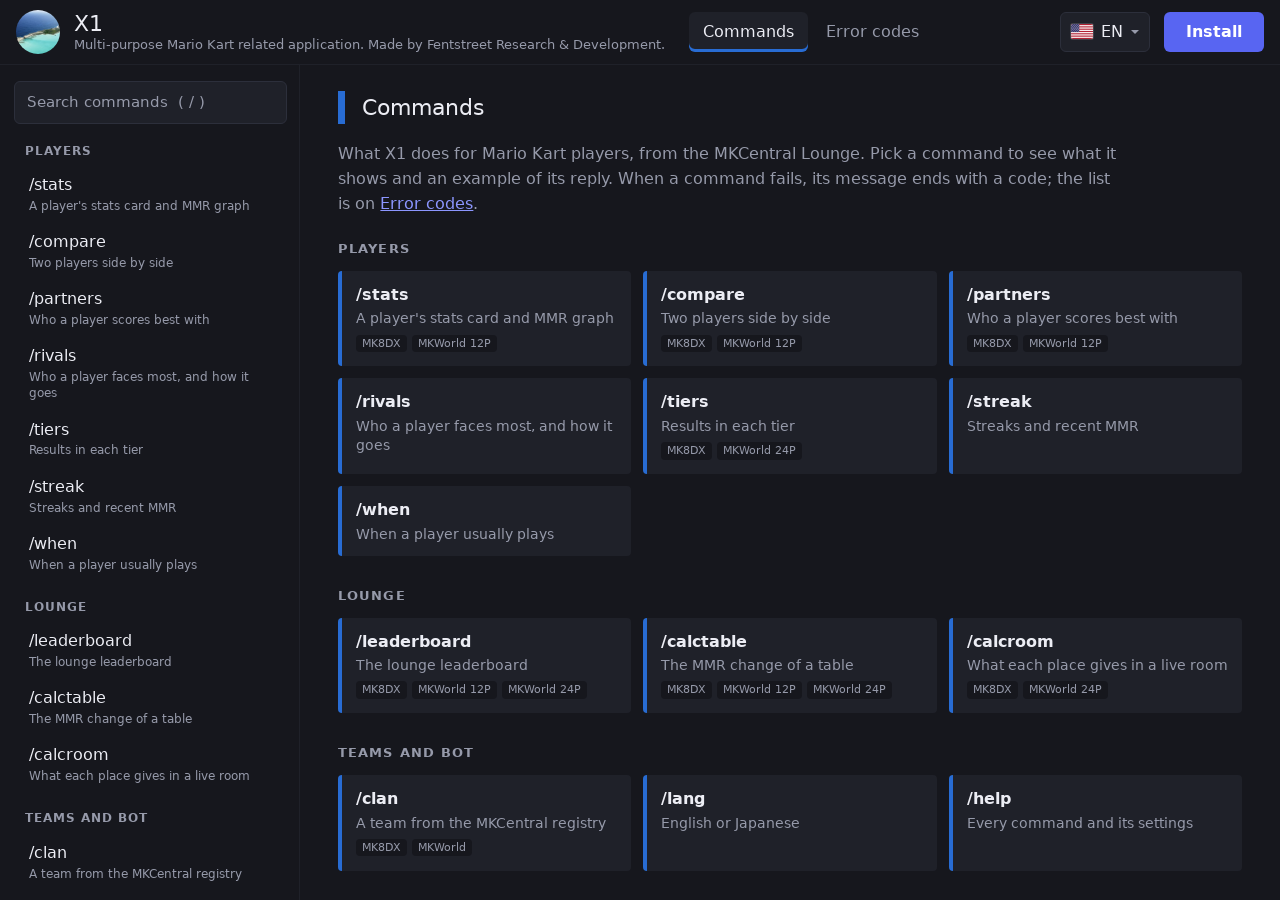
<file: index.html>
<!doctype html>
<html lang="en">
<head>
  <meta charset="utf-8">
  <meta name="viewport" content="width=device-width, initial-scale=1, viewport-fit=cover">
  <title>X1 by FSR.</title>
  <meta name="description" content="X1 is a Discord application for Mario Kart players: leaderboards, partners, rivals, clans, tiers, streaks and play times from the MKCentral Lounge.">
  <meta name="theme-color" content="#16171d">
  <meta property="og:type" content="website">
  <meta property="og:title" content="X1 by FSR.">
  <meta property="og:description" content="X1 is a Discord application for Mario Kart players: leaderboards, partners, rivals, clans, tiers, streaks and play times from the MKCentral Lounge.">
  <meta property="og:image" content="https://enhasskill.github.io/x1/assets/x1_icon.png">
  <meta property="og:url" content="https://enhasskill.github.io/x1/">
  <meta name="twitter:card" content="summary">
  <link rel="alternate" hreflang="en" href="https://enhasskill.github.io/x1/"><link rel="alternate" hreflang="ja" href="https://enhasskill.github.io/x1/ja/">
  <link rel="icon" type="image/png" href="assets/favicon.png">
  <link rel="stylesheet" href="style.css">
  <!-- Monocle (spur.us): bot and abuse detection. it only reports; nothing on the site depends on it -->
  <script async src="https://js.mcl.io/d/mcl.js?tk=[base64]" id="_mcl"></script>
</head>
<body data-page="commands" data-home-title="Commands - X1 by FSR.">
<div class="shell">
  <header class="top">
    <a class="brand" href="index.html"><img src="assets/x1_icon.png" alt="" width="44" height="44">
      <span><b>X1</b><small>Multi-purpose Mario Kart related application. Made by Fentstreet Research &amp; Development.</small></span></a>
    <nav class="tabs" aria-label="Pages"><a href="index.html" aria-current="page">Commands</a><a href="errors.html">Error codes</a></nav>
    <details class="lang"><summary aria-label="Language"><img src="assets/flag_us.svg" alt="" width="22" height="15"> <span>EN</span></summary><ul><li><a href="index.html" data-base="index.html" hreflang="en" lang="en" aria-current="true"><img src="assets/flag_us.svg" alt="" width="22" height="15"> English</a></li><li><a href="ja/index.html" data-base="ja/index.html" hreflang="ja" lang="ja"><img src="assets/flag_jp.svg" alt="" width="22" height="15"> 日本語</a></li></ul></details>
    <a class="install" href="https://discord.com/oauth2/authorize?client_id=1547699461512503426" target="_blank" rel="noopener">Install</a>
  </header>
  <div class="layout">
    <aside class="side" aria-label="Commands">
      <label class="search"><span class="sr">Search commands</span><input id="q" type="search" placeholder="Search commands  ( / )" autocomplete="off"></label>
      <nav><h2>Players</h2><a href="#/stats" data-nav="stats" data-search="stats a player&#x27;s stats card and mmr graph プレイヤーの統計カードとmmrグラフ mk8dx mkworld 12p game player season all_time last tier format against teammate"><b>/stats</b><small>A player&#x27;s stats card and MMR graph</small></a><a href="#/compare" data-nav="compare" data-search="compare two players side by side 2人のプレイヤーを並べて比較 mk8dx mkworld 12p game player1 player2 season all_time last tier format"><b>/compare</b><small>Two players side by side</small></a><a href="#/partners" data-nav="partners" data-search="partners who a player scores best with プレイヤーが最も噛み合うパートナー mk8dx mkworld 12p game player season all_time min_tables order tier format"><b>/partners</b><small>Who a player scores best with</small></a><a href="#/rivals" data-nav="rivals" data-search="rivals who a player faces most, and how it goes よく当たる相手と、その相手との成績 mk8dx game player season all_time min_tables tier format"><b>/rivals</b><small>Who a player faces most, and how it goes</small></a><a href="#/tiers" data-nav="tiers" data-search="tiers results in each tier tier別の成績 mk8dx mkworld 24p game player season all_time format"><b>/tiers</b><small>Results in each tier</small></a><a href="#/streak" data-nav="streak" data-search="streak streaks and recent mmr 連勝・連敗と最近のmmr mk8dx game player season"><b>/streak</b><small>Streaks and recent MMR</small></a><a href="#/when" data-nav="when" data-search="when when a player usually plays プレイヤーがよくプレイする時間帯 mk8dx game player season all_time timezone"><b>/when</b><small>When a player usually plays</small></a><h2>Lounge</h2><a href="#/leaderboard" data-nav="leaderboard" data-search="leaderboard the lounge leaderboard loungeランキング mk8dx mkworld 12p mkworld 24p game season country search limit page"><b>/leaderboard</b><small>The lounge leaderboard</small></a><a href="#/calctable" data-nav="calctable" data-search="calctable the mmr change of a table tableの予想mmr変動 mk8dx mkworld 12p mkworld 24p table"><b>/calctable</b><small>The MMR change of a table</small></a><a href="#/calcroom" data-nav="calcroom" data-search="calcroom what each place gives in a live room 進行中のルームの順位別の予想結果 mk8dx mkworld 24p mode room team"><b>/calcroom</b><small>What each place gives in a live room</small></a><h2>Teams and bot</h2><a href="#/clan" data-nav="clan" data-search="clan a team from the mkcentral registry mkcentralのチーム mk8dx mkworld game name"><b>/clan</b><small>A team from the MKCentral registry</small></a><a href="#/lang" data-nav="lang" data-search="lang english or japanese 英語または日本語 mk8dx language"><b>/lang</b><small>English or Japanese</small></a><a href="#/help" data-nav="help" data-search="help every command and its settings すべてのコマンドと設定 mk8dx "><b>/help</b><small>Every command and its settings</small></a></nav>
      <p class="none" id="none" hidden>No command matches.</p>
    </aside>
    <main class="main" id="main">
      <section id="overview">
        <h1 class="page-title">Commands</h1>
        <p class="lead">What X1 does for Mario Kart players, from the MKCentral Lounge. Pick a command to see what it shows and an example of its reply. When a command fails, its message ends with a code; the list is on <a href="errors.html">Error codes</a>.</p>
        <section class="group"><h2>Players</h2><div class="cards"><a class="card" href="#/stats" data-search="stats a player&#x27;s stats card and mmr graph プレイヤーの統計カードとmmrグラフ mk8dx mkworld 12p game player season all_time last tier format against teammate"><b>/stats</b><span>A player&#x27;s stats card and MMR graph</span><em>MK8DX</em> <em>MKWorld 12P</em> </a><a class="card" href="#/compare" data-search="compare two players side by side 2人のプレイヤーを並べて比較 mk8dx mkworld 12p game player1 player2 season all_time last tier format"><b>/compare</b><span>Two players side by side</span><em>MK8DX</em> <em>MKWorld 12P</em> </a><a class="card" href="#/partners" data-search="partners who a player scores best with プレイヤーが最も噛み合うパートナー mk8dx mkworld 12p game player season all_time min_tables order tier format"><b>/partners</b><span>Who a player scores best with</span><em>MK8DX</em> <em>MKWorld 12P</em> </a><a class="card" href="#/rivals" data-search="rivals who a player faces most, and how it goes よく当たる相手と、その相手との成績 mk8dx game player season all_time min_tables tier format"><b>/rivals</b><span>Who a player faces most, and how it goes</span></a><a class="card" href="#/tiers" data-search="tiers results in each tier tier別の成績 mk8dx mkworld 24p game player season all_time format"><b>/tiers</b><span>Results in each tier</span><em>MK8DX</em> <em>MKWorld 24P</em> </a><a class="card" href="#/streak" data-search="streak streaks and recent mmr 連勝・連敗と最近のmmr mk8dx game player season"><b>/streak</b><span>Streaks and recent MMR</span></a><a class="card" href="#/when" data-search="when when a player usually plays プレイヤーがよくプレイする時間帯 mk8dx game player season all_time timezone"><b>/when</b><span>When a player usually plays</span></a></div></section><section class="group"><h2>Lounge</h2><div class="cards"><a class="card" href="#/leaderboard" data-search="leaderboard the lounge leaderboard loungeランキング mk8dx mkworld 12p mkworld 24p game season country search limit page"><b>/leaderboard</b><span>The lounge leaderboard</span><em>MK8DX</em> <em>MKWorld 12P</em> <em>MKWorld 24P</em> </a><a class="card" href="#/calctable" data-search="calctable the mmr change of a table tableの予想mmr変動 mk8dx mkworld 12p mkworld 24p table"><b>/calctable</b><span>The MMR change of a table</span><em>MK8DX</em> <em>MKWorld 12P</em> <em>MKWorld 24P</em> </a><a class="card" href="#/calcroom" data-search="calcroom what each place gives in a live room 進行中のルームの順位別の予想結果 mk8dx mkworld 24p mode room team"><b>/calcroom</b><span>What each place gives in a live room</span><em>MK8DX</em> <em>MKWorld 24P</em> </a></div></section><section class="group"><h2>Teams and bot</h2><div class="cards"><a class="card" href="#/clan" data-search="clan a team from the mkcentral registry mkcentralのチーム mk8dx mkworld game name"><b>/clan</b><span>A team from the MKCentral registry</span><em>MK8DX</em> <em>MKWorld</em> </a><a class="card" href="#/lang" data-search="lang english or japanese 英語または日本語 mk8dx language"><b>/lang</b><span>English or Japanese</span></a><a class="card" href="#/help" data-search="help every command and its settings すべてのコマンドと設定 mk8dx "><b>/help</b><span>Every command and its settings</span></a></div></section>
      </section>
      <article class="cmd" data-cmd="stats"><header class="head"><h2>/stats</h2></header><div class="seg" role="tablist" aria-label="Game"><button type="button" role="tab" data-v="mk8dx">MK8DX</button><button type="button" role="tab" data-v="w12">MKWorld 12P</button></div><div class="variant" data-variant="mk8dx" data-cmd="stats" id="stats"><p class="vlabel">MK8DX</p><div class="cmd-body"><div class="cmd-text"><p class="what">A player's stats card with their MMR graph. Filters turn the graph into a running +/- total.</p><ul class="opts" aria-label="Settings"><li>game</li><li>player</li><li>season</li><li>all_time</li><li>last</li><li>tier</li><li>format</li><li>against</li><li>teammate</li></ul></div><div class="reply">
          <p class="used">
            <img src="assets/x1_icon.png" alt="" width="20" height="20">
            <b>X1</b> <span class="app">APP</span>
            <code>/stats game: MK8DX player: Faria</code>
          </p>
          <div class="embed" style="--bar: #286cd3">
            <img class="thumb" src="assets/ranks/Sapphire.png" alt="Sapphire rank" width="64" height="64">
            <p class="title">Faria - S16</p>
            <p class="desc"><a href="https://lounge.mkcentral.com/mk8dx/PlayerDetails/82904" target="_blank" rel="noopener">Faria</a></p>
            <dl class="fields">
              <div class="field"><dt>Rank</dt><dd>199</dd></div>
              <div class="field"><dt>MMR</dt><dd>10023</dd></div>
              <div class="field"><dt>Peak MMR</dt><dd>10132</dd></div>
              <div class="field"><dt>Win Rate</dt><dd>56.5%</dd></div>
              <div class="field"><dt>W-L (Last 10)</dt><dd>5 - 5</dd></div>
              <div class="field"><dt>+/- (Last 10)</dt><dd>-53</dd></div>
              <div class="field"><dt>Avg. Score</dt><dd>81.5</dd></div>
              <div class="field"><dt>Top Score</dt><dd><a href="https://lounge.mkcentral.com/mk8dx/TableDetails/1127784" target="_blank" rel="noopener">108</a></dd></div>
              <div class="field"><dt>Partner Avg.</dt><dd>82.7</dd></div>
              <div class="field"><dt>Events Played</dt><dd>23</dd></div>
              <div class="field"><dt>Largest Gain</dt><dd><a href="https://lounge.mkcentral.com/mk8dx/TableDetails/1129948" target="_blank" rel="noopener">+286</a></dd></div>
              <div class="field"><dt>Largest Loss</dt><dd><a href="https://lounge.mkcentral.com/mk8dx/TableDetails/1126719" target="_blank" rel="noopener">-228</a></dd></div>
            </dl>
            <img class="pic" src="assets/stats.png" alt="/stats game: MK8DX player: Faria" loading="lazy" width="700" height="425">
            <p class="embed-footer">X1 by FSR - 2026-10-16 04:49:50</p>
          </div>
        </div></div></div><div class="variant" data-variant="w12" data-cmd="stats" id="w12-stats"><p class="vlabel">MKWorld 12P</p><div class="cmd-body"><div class="cmd-text"><p class="what">The stats card with MKWorld's ranks (no divisions).</p><ul class="opts" aria-label="Settings"><li>game</li><li>player</li><li>season</li><li>all_time</li><li>last</li><li>tier</li><li>format</li><li>against</li><li>teammate</li></ul></div><div class="reply">
          <p class="used">
            <img src="assets/x1_icon.png" alt="" width="20" height="20">
            <b>X1</b> <span class="app">APP</span>
            <code>/stats game: MKWorld 12P player: Oxy</code>
          </p>
          <div class="embed" style="--bar: #9ccbd6">
            <img class="thumb" src="assets/ranks/Diamond.png" alt="Diamond rank" width="64" height="64">
            <p class="title">Oxy - MKWorld 12P - S3</p>
            <p class="desc"><a href="https://lounge.mkcentral.com/mkworld/PlayerDetails/40774" target="_blank" rel="noopener">Oxy</a></p>
            <dl class="fields">
              <div class="field"><dt>Rank</dt><dd>16</dd></div>
              <div class="field"><dt>MMR</dt><dd>13084</dd></div>
              <div class="field"><dt>Peak MMR</dt><dd>13301</dd></div>
              <div class="field"><dt>Win Rate</dt><dd>56.7%</dd></div>
              <div class="field"><dt>W-L (Last 10)</dt><dd>9 - 1</dd></div>
              <div class="field"><dt>+/- (Last 10)</dt><dd>+554</dd></div>
              <div class="field"><dt>Avg. Score</dt><dd>89.7</dd></div>
              <div class="field"><dt>Top Score</dt><dd><a href="https://lounge.mkcentral.com/mkworld/TableDetails/1145229" target="_blank" rel="noopener">132</a></dd></div>
              <div class="field"><dt>Partner Avg.</dt><dd>82.0</dd></div>
              <div class="field"><dt>Events Played</dt><dd>644</dd></div>
              <div class="field"><dt>Largest Gain</dt><dd><a href="https://lounge.mkcentral.com/mkworld/TableDetails/1112081" target="_blank" rel="noopener">+259</a></dd></div>
              <div class="field"><dt>Largest Loss</dt><dd><a href="https://lounge.mkcentral.com/mkworld/TableDetails/1139855" target="_blank" rel="noopener">-426</a></dd></div>
            </dl>
            <img class="pic" src="assets/w12_stats.png" alt="/stats game: MKWorld 12P player: Oxy" loading="lazy" width="700" height="425">
            <p class="embed-footer">X1 by FSR - 2026-10-16 04:49:55</p>
          </div>
        </div></div></div><nav class="pager" aria-label="Other commands"><span></span><a href="#/compare">/compare &rarr;</a></nav></article><article class="cmd" data-cmd="compare"><header class="head"><h2>/compare</h2></header><div class="seg" role="tablist" aria-label="Game"><button type="button" role="tab" data-v="mk8dx">MK8DX</button><button type="button" role="tab" data-v="w12">MKWorld 12P</button></div><div class="variant" data-variant="mk8dx" data-cmd="compare" id="compare"><p class="vlabel">MK8DX</p><div class="cmd-body"><div class="cmd-text"><p class="what">Two players side by side, on one graph.</p><ul class="opts" aria-label="Settings"><li>game</li><li>player1</li><li>player2</li><li>season</li><li>all_time</li><li>last</li><li>tier</li><li>format</li></ul></div><div class="reply">
          <p class="used">
            <img src="assets/x1_icon.png" alt="" width="20" height="20">
            <b>X1</b> <span class="app">APP</span>
            <code>/compare game: MK8DX player1: Faria player2: Adon all_time: True</code>
          </p>
          <div class="embed" style="--bar: #286cd3">
            <img class="thumb" src="assets/ranks/Sapphire.png" alt="Sapphire rank" width="64" height="64">
            <p class="title">Faria vs Adon - All time (S4-S16)</p>
            <dl class="fields">
              <div class="field"><dt>Rank</dt><dd><b>#199</b> vs #946</dd></div>
              <div class="field"><dt>MMR</dt><dd><b>10023</b> vs 7171</dd></div>
              <div class="field"><dt>Peak MMR</dt><dd><b>10132</b> vs 10116</dd></div>
              <div class="field"><dt>Events Played</dt><dd>182 vs <b>767</b></dd></div>
              <div class="field"><dt>Win Rate</dt><dd><b>61.0%</b> vs 51.9%</dd></div>
              <div class="field"><dt>Avg Score</dt><dd>83.6 vs <b>85.1</b></dd></div>
              <div class="field"><dt>Partner Avg</dt><dd><b>83.0</b> vs 80.9</dd></div>
              <div class="field"><dt>Largest Gain</dt><dd><a href="https://lounge.mkcentral.com/mk8dx/TableDetails/1129948" target="_blank" rel="noopener">+286</a> vs <b><a href="https://lounge.mkcentral.com/mk8dx/TableDetails/1116241" target="_blank" rel="noopener">+294</a></b></dd></div>
              <div class="field"><dt>Largest Loss</dt><dd><a href="https://lounge.mkcentral.com/mk8dx/TableDetails/1090157" target="_blank" rel="noopener">-288</a> vs <b><a href="https://lounge.mkcentral.com/mk8dx/TableDetails/817648" target="_blank" rel="noopener">-245</a></b></dd></div>
              <div class="field wide"><dt>Against each other</dt><dd>Never in the same table as opponents.</dd></div>
              <div class="field wide"><dt>As teammates</dt><dd>Never on the same team.</dd></div>
            </dl>
            <img class="pic" src="assets/compare.png" alt="/compare game: MK8DX player1: Faria player2: Adon all_time: True" loading="lazy" width="700" height="425">
            <p class="embed-footer">X1 by FSR - 2026-10-16 04:49:51</p>
          </div>
        </div></div></div><div class="variant" data-variant="w12" data-cmd="compare" id="w12-compare"><p class="vlabel">MKWorld 12P</p><div class="cmd-body"><div class="cmd-text"><p class="what">Two players side by side in the 12P lounge.</p><ul class="opts" aria-label="Settings"><li>game</li><li>player1</li><li>player2</li><li>season</li><li>all_time</li><li>last</li><li>tier</li><li>format</li></ul></div><div class="reply">
          <p class="used">
            <img src="assets/x1_icon.png" alt="" width="20" height="20">
            <b>X1</b> <span class="app">APP</span>
            <code>/compare game: MKWorld 12P player1: Oxy player2: Kurumi</code>
          </p>
          <div class="embed" style="--bar: #9ccbd6">
            <img class="thumb" src="assets/ranks/Diamond.png" alt="Diamond rank" width="64" height="64">
            <p class="title">Oxy vs Kurumi - MKWorld 12P - S3</p>
            <dl class="fields">
              <div class="field"><dt>Rank</dt><dd><b>#16</b> vs #103</dd></div>
              <div class="field"><dt>MMR</dt><dd><b>13084</b> vs 10640</dd></div>
              <div class="field"><dt>Peak MMR</dt><dd><b>13301</b> vs 10718</dd></div>
              <div class="field"><dt>Events Played</dt><dd><b>643</b> vs 122</dd></div>
              <div class="field"><dt>Win Rate</dt><dd><b>56.1%</b> vs 53.3%</dd></div>
              <div class="field"><dt>W-L (Last 10)</dt><dd>9 - 1 vs 8 - 2</dd></div>
              <div class="field"><dt>+/- (Last 10)</dt><dd>+554 vs <b>+647</b></dd></div>
              <div class="field"><dt>Avg Score</dt><dd><b>89.7</b> vs 80.2</dd></div>
              <div class="field"><dt>Avg (No SQ)</dt><dd><b>89.6</b> vs 80.1</dd></div>
              <div class="field"><dt>Avg (Last 10)</dt><dd><b>95.5</b> vs 85.0</dd></div>
              <div class="field"><dt>Partner Avg</dt><dd>82.0 vs <b>88.8</b></dd></div>
              <div class="field"><dt>Partner (No SQ)</dt><dd>80.0 vs <b>85.7</b></dd></div>
              <div class="field"><dt>Largest Gain</dt><dd><a href="https://lounge.mkcentral.com/mkworld/TableDetails/1112081" target="_blank" rel="noopener">+259</a> vs <b><a href="https://lounge.mkcentral.com/mkworld/TableDetails/1110697" target="_blank" rel="noopener">+264</a></b></dd></div>
              <div class="field"><dt>Largest Loss</dt><dd><a href="https://lounge.mkcentral.com/mkworld/TableDetails/1139855" target="_blank" rel="noopener">-426</a> vs <b><a href="https://lounge.mkcentral.com/mkworld/TableDetails/1106213" target="_blank" rel="noopener">-322</a></b></dd></div>
              <div class="field wide"><dt>Against each other (47 events)</dt><dd>Placed higher: <b>27</b> - <b>16</b> (4 tied)<br>Avg score: 88.5 - 77.8<br>Avg MMR change: +10 - +3</dd></div>
              <div class="field wide"><dt>As teammates (1 event)</dt><dd>Team wins: <b>0</b> of 1<br>Avg team rank: 5.0<br>Avg score: 74.0 - 66.0<br>Avg MMR change (each): -109</dd></div>
            </dl>
            <img class="pic" src="assets/w12_compare.png" alt="/compare game: MKWorld 12P player1: Oxy player2: Kurumi" loading="lazy" width="700" height="425">
            <p class="embed-footer">X1 by FSR - 2026-10-16 04:49:56</p>
          </div>
        </div></div></div><nav class="pager" aria-label="Other commands"><a href="#/stats">&larr; /stats</a><a href="#/partners">/partners &rarr;</a></nav></article><article class="cmd" data-cmd="partners"><header class="head"><h2>/partners</h2></header><div class="seg" role="tablist" aria-label="Game"><button type="button" role="tab" data-v="mk8dx">MK8DX</button><button type="button" role="tab" data-v="w12">MKWorld 12P</button></div><div class="variant" data-variant="mk8dx" data-cmd="partners" id="partners"><p class="vlabel">MK8DX</p><div class="cmd-body"><div class="cmd-text"><p class="what">Who a player scores best (or worst) with.</p><ul class="opts" aria-label="Settings"><li>game</li><li>player</li><li>season</li><li>all_time</li><li>min_tables</li><li>order</li><li>tier</li><li>format</li></ul></div><div class="reply">
          <p class="used">
            <img src="assets/x1_icon.png" alt="" width="20" height="20">
            <b>X1</b> <span class="app">APP</span>
            <code>/partners game: MK8DX player: Demon all_time: True format: 2v2 min_tables: 2</code>
          </p>
          <div class="embed" style="--bar: #d41c60">
            <p class="title">Demon - partners</p>
            <img class="pic" src="assets/partners.png" alt="/partners game: MK8DX player: Demon all_time: True format: 2v2 min_tables: 2" loading="lazy" width="1100" height="718">
          </div>
        </div></div></div><div class="variant" data-variant="w12" data-cmd="partners" id="w12-partners"><p class="vlabel">MKWorld 12P</p><div class="cmd-body"><div class="cmd-text"><p class="what">Partners in the 12P squad and team events.</p><ul class="opts" aria-label="Settings"><li>game</li><li>player</li><li>season</li><li>all_time</li><li>min_tables</li><li>order</li><li>tier</li><li>format</li></ul></div><div class="reply">
          <p class="used">
            <img src="assets/x1_icon.png" alt="" width="20" height="20">
            <b>X1</b> <span class="app">APP</span>
            <code>/partners game: MKWorld 12P player: Adon all_time: True min_tables: 5</code>
          </p>
          <div class="embed" style="--bar: #286cd3">
            <p class="title">Adon - partners</p>
            <img class="pic" src="assets/w12_partners.png" alt="/partners game: MKWorld 12P player: Adon all_time: True min_tables: 5" loading="lazy" width="1100" height="618">
          </div>
        </div></div></div><nav class="pager" aria-label="Other commands"><a href="#/compare">&larr; /compare</a><a href="#/rivals">/rivals &rarr;</a></nav></article><article class="cmd" data-cmd="rivals"><header class="head"><h2>/rivals</h2></header><div class="variant" data-variant="mk8dx" data-cmd="rivals"><div class="cmd-body"><div class="cmd-text"><p class="what">The players a player meets most often, with the record against each of them.</p><ul class="opts" aria-label="Settings"><li>game</li><li>player</li><li>season</li><li>all_time</li><li>min_tables</li><li>tier</li><li>format</li></ul></div><div class="reply">
<p class="used"><img src="assets/x1_icon.png" alt="" width="20" height="20"> <b>X1</b> <span class="app">APP</span> <code>/rivals game: MK8DX player: Demon</code></p>
<div class="embed" style="--bar: #d41c60">
<p class="title">Demon - rivals</p>
<img class="pic" src="assets/rivals.png" alt="/rivals game: MK8DX player: Demon" loading="lazy" width="1100" height="412">
<p class="embed-footer">X1 by FSR - 2026-10-27 12:18:08</p>
</div>
</div></div></div><nav class="pager" aria-label="Other commands"><a href="#/partners">&larr; /partners</a><a href="#/tiers">/tiers &rarr;</a></nav></article><article class="cmd" data-cmd="tiers"><header class="head"><h2>/tiers</h2></header><div class="seg" role="tablist" aria-label="Game"><button type="button" role="tab" data-v="mk8dx">MK8DX</button><button type="button" role="tab" data-v="w24">MKWorld 24P</button></div><div class="variant" data-variant="mk8dx" data-cmd="tiers" id="tiers"><p class="vlabel">MK8DX</p><div class="cmd-body"><div class="cmd-text"><p class="what">A player's results in each tier.</p><ul class="opts" aria-label="Settings"><li>game</li><li>player</li><li>season</li><li>all_time</li><li>format</li></ul></div><div class="reply">
          <p class="used">
            <img src="assets/x1_icon.png" alt="" width="20" height="20">
            <b>X1</b> <span class="app">APP</span>
            <code>/tiers game: MK8DX player: Adon all_time: True</code>
          </p>
          <div class="embed" style="--bar: #f1c40f">
            <p class="title">Adon - by tier</p>
            <img class="pic" src="assets/tiers.png" alt="/tiers game: MK8DX player: Adon all_time: True" loading="lazy" width="1032" height="868">
          </div>
        </div></div></div><div class="variant" data-variant="w24" data-cmd="tiers" id="w24-tiers"><p class="vlabel">MKWorld 24P</p><div class="cmd-body"><div class="cmd-text"><p class="what">Results in each tier for a 24P player.</p><ul class="opts" aria-label="Settings"><li>game</li><li>player</li><li>season</li><li>all_time</li><li>format</li></ul></div><div class="reply">
          <p class="used">
            <img src="assets/x1_icon.png" alt="" width="20" height="20">
            <b>X1</b> <span class="app">APP</span>
            <code>/tiers game: MKWorld 24P player: AIYOU all_time: True</code>
          </p>
          <div class="embed" style="--bar: #3fabb8">
            <p class="title">AIYOU - by tier</p>
            <img class="pic" src="assets/w24_tiers.png" alt="/tiers game: MKWorld 24P player: AIYOU all_time: True" loading="lazy" width="1032" height="944">
          </div>
        </div></div></div><nav class="pager" aria-label="Other commands"><a href="#/rivals">&larr; /rivals</a><a href="#/streak">/streak &rarr;</a></nav></article><article class="cmd" data-cmd="streak"><header class="head"><h2>/streak</h2></header><div class="variant" data-variant="mk8dx" data-cmd="streak" id="streak"><div class="cmd-body"><div class="cmd-text"><p class="what">Win and loss streaks, the last 10 events and the MMR gained over the last day, week and month.</p><ul class="opts" aria-label="Settings"><li>game</li><li>player</li><li>season</li></ul></div><div class="reply">
          <p class="used">
            <img src="assets/x1_icon.png" alt="" width="20" height="20">
            <b>X1</b> <span class="app">APP</span>
            <code>/streak game: MK8DX player: Inner Peace</code>
          </p>
          <div class="embed" style="--bar: #286cd3">
            <p class="title">Inner Peace - streaks</p>
            <img class="pic" src="assets/streak.png" alt="/streak game: MK8DX player: Inner Peace" loading="lazy" width="1100" height="691">
          </div>
        </div></div></div><nav class="pager" aria-label="Other commands"><a href="#/tiers">&larr; /tiers</a><a href="#/when">/when &rarr;</a></nav></article><article class="cmd" data-cmd="when"><header class="head"><h2>/when</h2></header><div class="variant" data-variant="mk8dx" data-cmd="when" id="when"><div class="cmd-body"><div class="cmd-text"><p class="what">When a player usually plays. Pick your timezone in the <b>timezone</b> setting (type to search the list); X1 remembers it.</p><ul class="opts" aria-label="Settings"><li>game</li><li>player</li><li>season</li><li>all_time</li><li>timezone</li></ul></div><div class="reply">
          <p class="used">
            <img src="assets/x1_icon.png" alt="" width="20" height="20">
            <b>X1</b> <span class="app">APP</span>
            <code>/when game: MK8DX player: Yanfei all_time: True timezone: (UTC+08:00) Beijing, Chongqing, Hong Kong, Urumqi</code>
          </p>
          <div class="embed" style="--bar: #9ccbd6">
            <p class="title">Yanfei - when they play</p>
            <img class="pic" src="assets/when.png" alt="/when game: MK8DX player: Yanfei all_time: True timezone: (UTC+08:00) Beijing, Chongqing, Hong Kong, Urumqi" loading="lazy" width="1100" height="491">
          </div>
        </div></div></div><nav class="pager" aria-label="Other commands"><a href="#/streak">&larr; /streak</a><a href="#/leaderboard">/leaderboard &rarr;</a></nav></article><article class="cmd" data-cmd="leaderboard"><header class="head"><h2>/leaderboard</h2></header><div class="seg" role="tablist" aria-label="Game"><button type="button" role="tab" data-v="mk8dx">MK8DX</button><button type="button" role="tab" data-v="w12">MKWorld 12P</button><button type="button" role="tab" data-v="w24">MKWorld 24P</button></div><div class="variant" data-variant="mk8dx" data-cmd="leaderboard" id="leaderboard"><p class="vlabel">MK8DX</p><div class="cmd-body"><div class="cmd-text"><p class="what">The lounge leaderboard. Filter by country or name; filtered rows are numbered 1, 2, 3 ... with the global rank in brackets.</p><ul class="opts" aria-label="Settings"><li>game</li><li>season</li><li>country</li><li>search</li><li>limit</li><li>page</li></ul></div><div class="reply">
          <p class="used">
            <img src="assets/x1_icon.png" alt="" width="20" height="20">
            <b>X1</b> <span class="app">APP</span>
            <code>/leaderboard game: MK8DX country: CA</code>
          </p>
          <div class="embed" style="--bar: #286cd3">
            <p class="title">MK8DX leaderboard</p>
            <img class="pic" src="assets/leaderboard.png" alt="/leaderboard game: MK8DX country: CA" loading="lazy" width="1100" height="722">
          </div>
        </div></div></div><div class="variant" data-variant="w12" data-cmd="leaderboard" id="w12-leaderboard"><p class="vlabel">MKWorld 12P</p><div class="cmd-body"><div class="cmd-text"><p class="what">The same board for Mario Kart World, here page 3 of the US players of the 12P lounge.</p><ul class="opts" aria-label="Settings"><li>game</li><li>season</li><li>country</li><li>search</li><li>limit</li><li>page</li></ul></div><div class="reply">
          <p class="used">
            <img src="assets/x1_icon.png" alt="" width="20" height="20">
            <b>X1</b> <span class="app">APP</span>
            <code>/leaderboard game: MKWorld 12P country: US limit: 12 page: 3</code>
          </p>
          <div class="embed" style="--bar: #286cd3">
            <p class="title">MKWorld 12P leaderboard</p>
            <img class="pic" src="assets/w12_leaderboard.png" alt="/leaderboard game: MKWorld 12P country: US limit: 12 page: 3" loading="lazy" width="1100" height="598">
          </div>
        </div></div></div><div class="variant" data-variant="w24" data-cmd="leaderboard" id="w24-leaderboard"><p class="vlabel">MKWorld 24P</p><div class="cmd-body"><div class="cmd-text"><p class="what">The 24P lounge board, here page 2 of the US players.</p><ul class="opts" aria-label="Settings"><li>game</li><li>season</li><li>country</li><li>search</li><li>limit</li><li>page</li></ul></div><div class="reply">
          <p class="used">
            <img src="assets/x1_icon.png" alt="" width="20" height="20">
            <b>X1</b> <span class="app">APP</span>
            <code>/leaderboard game: MKWorld 24P country: US limit: 12 page: 2</code>
          </p>
          <div class="embed" style="--bar: #286cd3">
            <p class="title">MKWorld 24P leaderboard</p>
            <img class="pic" src="assets/w24_leaderboard.png" alt="/leaderboard game: MKWorld 24P country: US limit: 12 page: 2" loading="lazy" width="1100" height="598">
          </div>
        </div></div></div><nav class="pager" aria-label="Other commands"><a href="#/when">&larr; /when</a><a href="#/calctable">/calctable &rarr;</a></nav></article><article class="cmd" data-cmd="calctable"><header class="head"><h2>/calctable</h2></header><div class="seg" role="tablist" aria-label="Game"><button type="button" role="tab" data-v="mk8dx">MK8DX</button><button type="button" role="tab" data-v="w12">MKWorld 12P</button><button type="button" role="tab" data-v="w24">MKWorld 24P</button></div><div class="variant" data-variant="mk8dx" data-cmd="calctable" id="calctable"><p class="vlabel">MK8DX</p><div class="cmd-body"><div class="cmd-text"><p class="what">The MMR change of every player on a lounge table.</p><ul class="opts" aria-label="Settings"><li>table</li></ul></div><div class="reply">
          <p class="used">
            <img src="assets/x1_icon.png" alt="" width="20" height="20">
            <b>X1</b> <span class="app">APP</span>
            <code>/calctable table: 1143609</code>
          </p>
          <div class="embed" style="--bar: #3fabb8">
            <a class="title" href="https://lounge.mkcentral.com/TableDetails/1143609" target="_blank" rel="noopener">Table 1143609 - Tier BC - 2v2</a>
            <img class="pic" src="assets/calctable.png" alt="/calctable table: 1143609" loading="lazy" width="1100" height="840">
            <p class="embed-footer">X1 by FSR - 2026-10-16 04:49:52</p>
          </div>
        </div></div></div><div class="variant" data-variant="w12" data-cmd="calctable" id="w12-calctable"><p class="vlabel">MKWorld 12P</p><div class="cmd-body"><div class="cmd-text"><p class="what">Tables work the same in the 12P lounge.</p><ul class="opts" aria-label="Settings"><li>table</li></ul></div><div class="reply">
          <p class="used">
            <img src="assets/x1_icon.png" alt="" width="20" height="20">
            <b>X1</b> <span class="app">APP</span>
            <code>/calctable table: 1145782</code>
          </p>
          <div class="embed" style="--bar: #3fabb8">
            <a class="title" href="https://lounge.mkcentral.com/TableDetails/1145782" target="_blank" rel="noopener">Table 1145782 - Tier B - FFA</a>
            <img class="pic" src="assets/w12_calctable.png" alt="/calctable table: 1145782" loading="lazy" width="1100" height="840">
            <p class="embed-footer">X1 by FSR - 2026-10-16 04:49:54</p>
          </div>
        </div></div></div><div class="variant" data-variant="w24" data-cmd="calctable" id="w24-calctable"><p class="vlabel">MKWorld 24P</p><div class="cmd-body"><div class="cmd-text"><p class="what">A 24-player table on one card, here with the squad teams.</p><ul class="opts" aria-label="Settings"><li>table</li></ul></div><div class="reply">
          <p class="used">
            <img src="assets/x1_icon.png" alt="" width="20" height="20">
            <b>X1</b> <span class="app">APP</span>
            <code>/calctable table: 1130909</code>
          </p>
          <div class="embed" style="--bar: #5865f2">
            <a class="title" href="https://lounge.mkcentral.com/TableDetails/1130909" target="_blank" rel="noopener">Table 1130909 - Tier SQ - 2v2</a>
            <img class="pic" src="assets/w24_calctable.png" alt="/calctable table: 1130909" loading="lazy" width="1100" height="1537">
            <p class="embed-footer">X1 by FSR - 2026-10-16 04:49:58</p>
          </div>
        </div></div></div><nav class="pager" aria-label="Other commands"><a href="#/leaderboard">&larr; /leaderboard</a><a href="#/calcroom">/calcroom &rarr;</a></nav></article><article class="cmd" data-cmd="calcroom"><header class="head"><h2>/calcroom</h2></header><div class="seg" role="tablist" aria-label="Game"><button type="button" role="tab" data-v="mk8dx">MK8DX</button><button type="button" role="tab" data-v="w24">MKWorld 24P</button></div><div class="variant" data-variant="mk8dx" data-cmd="calcroom" id="calcroom"><p class="vlabel">MK8DX</p><div class="cmd-body"><div class="cmd-text"><p class="what">What each finishing place would give you in the room that is going on now.</p><ul class="opts" aria-label="Settings"><li>mode</li><li>room</li><li>team</li></ul></div><div class="reply">
          <p class="used">
            <img src="assets/x1_icon.png" alt="" width="20" height="20">
            <b>X1</b> <span class="app">APP</span>
            <code>/calcroom mode: MK8DX room: 1 team: Faria</code>
          </p>
          <div class="embed" style="--bar: #3fabb8">
            <p class="title">Licht/ninihini fanboy/Faria - possible results</p>
            <img class="pic" src="assets/calcroom.png" alt="/calcroom mode: MK8DX room: 1 team: Faria" loading="lazy" width="1100" height="840">
            <p class="embed-footer">X1 by FSR - 2026-10-16 04:49:53</p>
          </div>
        </div></div></div><div class="variant" data-variant="w24" data-cmd="calcroom" id="w24-calcroom"><p class="vlabel">MKWorld 24P</p><div class="cmd-body"><div class="cmd-text"><p class="what">Every finishing place of a 24-player room.</p><ul class="opts" aria-label="Settings"><li>mode</li><li>room</li><li>team</li></ul></div><div class="reply">
          <p class="used">
            <img src="assets/x1_icon.png" alt="" width="20" height="20">
            <b>X1</b> <span class="app">APP</span>
            <code>/calcroom mode: MKWorld 24P room: 1 team: Adon</code>
          </p>
          <div class="embed" style="--bar: #5865f2">
            <p class="title">Adon/AIYOU - possible results</p>
            <img class="pic" src="assets/w24_calcroom.png" alt="/calcroom mode: MKWorld 24P room: 1 team: Adon" loading="lazy" width="1100" height="1537">
            <p class="embed-footer">X1 by FSR - 2026-10-16 04:50:00</p>
          </div>
        </div></div></div><nav class="pager" aria-label="Other commands"><a href="#/calctable">&larr; /calctable</a><a href="#/clan">/clan &rarr;</a></nav></article><article class="cmd" data-cmd="clan"><header class="head"><h2>/clan</h2></header><div class="seg" role="tablist" aria-label="Game"><button type="button" role="tab" data-v="mk8dx">MK8DX</button><button type="button" role="tab" data-v="mkworld">MKWorld</button></div><div class="variant" data-variant="mk8dx" data-cmd="clan"><p class="vlabel">MK8DX</p><div class="cmd-body"><div class="cmd-text"><p class="what">A team from the MKCentral registry: its roster with every member's stats, and the team's own description, region and staff. When several teams share a name, X1 shows a list to pick from.</p><ul class="opts" aria-label="Settings"><li>game</li><li>name</li></ul></div><div class="reply">
<p class="used"><img src="assets/x1_icon.png" alt="" width="20" height="20"> <b>X1</b> <span class="app">APP</span> <code>/clan game: MK8DX (150cc) name: CaughtIn4k</code></p>
<div class="embed has-thumb" style="--bar: #1c4c5c">
<img class="thumb logo" src="assets/clan_logo.png" alt="" width="200" height="167">
<a class="title" href="https://mkcentral.com/registry/teams/profile?id=2878" target="_blank" rel="noopener">CaughtIn4k</a>
<p class="desc"><i>Caught.</i><br><br><b>Tag</b> : 【◎】<br><b>Game</b> : MK8DX (150cc)<br><b>Team ID</b> : 2878<br><b>Region</b> : United States<br><b>Created on</b> : October 30, 2024<br><b>Captains</b> : Corbin Carroll/Cone/mia, Simpuw<br><b>Manager</b> : Kingambit</p>
<img class="pic" src="assets/clan.png" alt="/clan game: MK8DX (150cc) name: CaughtIn4k" loading="lazy" width="1100" height="1076">
<p class="embed-footer">X1 by FSR - 2026-10-27 12:18:10</p>
</div>
</div></div></div><div class="variant" data-variant="mkworld" data-cmd="clan"><p class="vlabel">MKWorld</p><div class="cmd-body"><div class="cmd-text"><p class="what">The same card for a Mario Kart World team.</p><ul class="opts" aria-label="Settings"><li>game</li><li>name</li></ul></div><div class="reply">
<p class="used"><img src="assets/x1_icon.png" alt="" width="20" height="20"> <b>X1</b> <span class="app">APP</span> <code>/clan game: MKWorld name: Clarity</code></p>
<div class="embed has-thumb" style="--bar: #010001">
<img class="thumb logo" src="assets/w_clan_logo.png" alt="" width="200" height="174">
<a class="title" href="https://mkcentral.com/registry/teams/profile?id=3722" target="_blank" rel="noopener">Clarity</a>
<p class="desc"><i>the losers avengers</i><br><br><b>Tag</b> : ¢y☆<br><b>Game</b> : MKWorld<br><b>Team ID</b> : 3722<br><b>Region</b> : Canada<br><b>Created on</b> : August 18, 2026<br><b>Captain</b> : Tyler<br><b>Manager</b> : green</p>
<img class="pic" src="assets/w_clan.png" alt="/clan game: MKWorld name: Clarity" loading="lazy" width="1100" height="555">
<p class="embed-footer">X1 by FSR - 2026-10-27 12:18:13</p>
</div>
</div></div></div><nav class="pager" aria-label="Other commands"><a href="#/calcroom">&larr; /calcroom</a><a href="#/lang">/lang &rarr;</a></nav></article><article class="cmd" data-cmd="lang"><header class="head"><h2>/lang</h2></header><div class="variant" data-variant="mk8dx" data-cmd="lang"><div class="cmd-body"><div class="cmd-text"><p class="what">Choose the language X1 answers in: English or Japanese. By default it follows your Discord language, and X1 remembers your choice.</p><ul class="opts" aria-label="Settings"><li>language</li></ul></div></div></div><nav class="pager" aria-label="Other commands"><a href="#/clan">&larr; /clan</a><a href="#/help">/help &rarr;</a></nav></article><article class="cmd" data-cmd="help"><header class="head"><h2>/help</h2></header><div class="variant" data-variant="mk8dx" data-cmd="help"><div class="cmd-body"><div class="cmd-text"><p class="what">Lists every command and its settings.</p></div></div></div><nav class="pager" aria-label="Other commands"><a href="#/lang">&larr; /lang</a><span></span></nav></article>
      <footer class="site-footer"><p>Data from the MKCentral Lounge. X1 is a community project by Fentstreet Research &amp; Development.</p></footer>
    </main>
  </div>
</div>
<script src="app.js" defer></script>
</body>
</html>
</file>
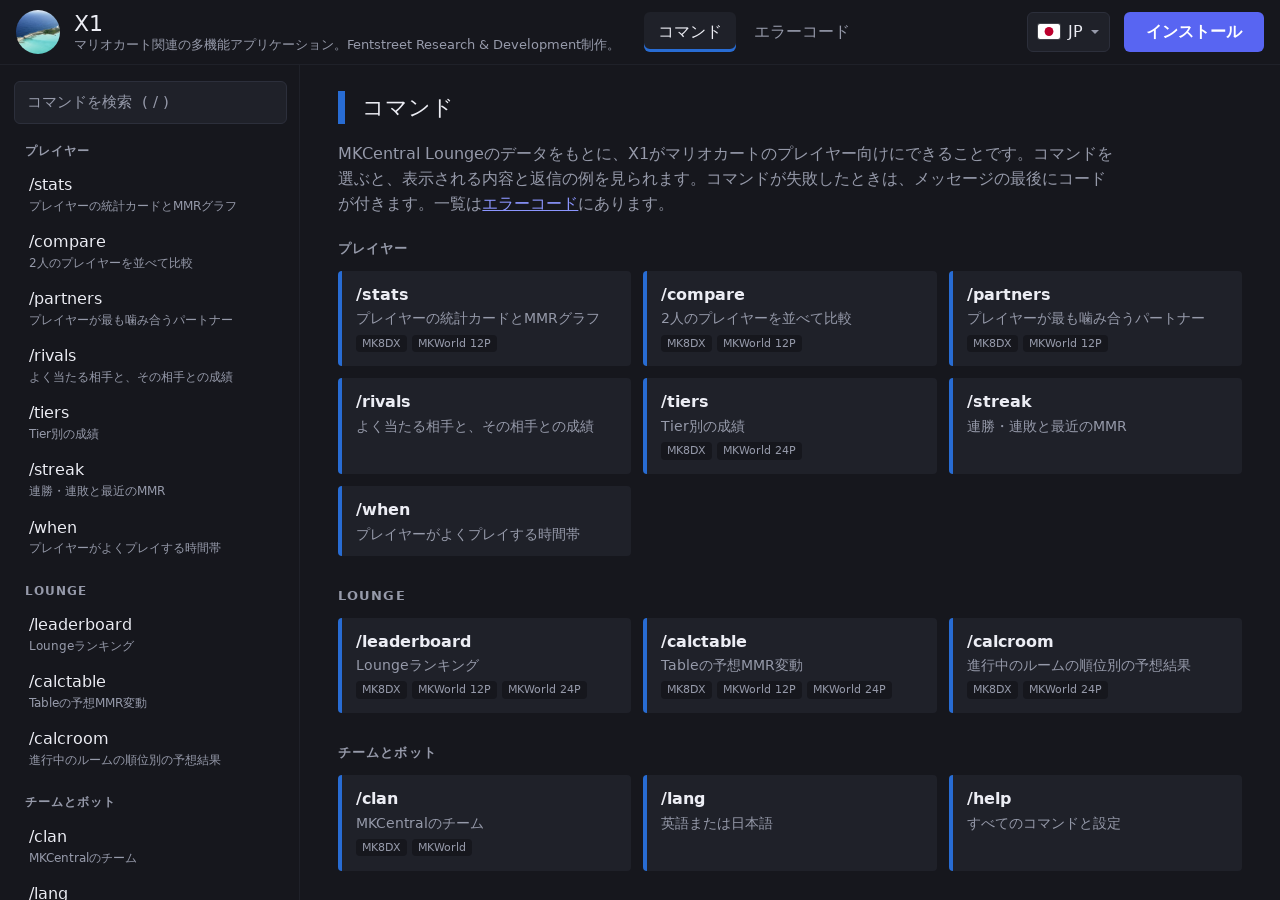
<file: ja/index.html>
<!doctype html>
<html lang="ja">
<head>
  <meta charset="utf-8">
  <meta name="viewport" content="width=device-width, initial-scale=1, viewport-fit=cover">
  <title>X1 by FSR. - コマンド</title>
  <meta name="description" content="X1はマリオカートプレイヤー向けのDiscordアプリです。MKCentral Loungeのデータから、ランキング、パートナー、ライバル、チーム、Tier別成績、連勝・連敗、プレイ時間帯を表示します。">
  <meta name="theme-color" content="#16171d">
  <meta property="og:type" content="website">
  <meta property="og:title" content="X1 by FSR. - コマンド">
  <meta property="og:description" content="X1はマリオカートプレイヤー向けのDiscordアプリです。MKCentral Loungeのデータから、ランキング、パートナー、ライバル、チーム、Tier別成績、連勝・連敗、プレイ時間帯を表示します。">
  <meta property="og:image" content="https://enhasskill.github.io/x1/assets/x1_icon.png">
  <meta property="og:url" content="https://enhasskill.github.io/x1/ja/">
  <meta name="twitter:card" content="summary">
  <link rel="alternate" hreflang="en" href="https://enhasskill.github.io/x1/"><link rel="alternate" hreflang="ja" href="https://enhasskill.github.io/x1/ja/">
  <link rel="icon" type="image/png" href="../assets/favicon.png">
  <link rel="stylesheet" href="../style.css">
  <!-- Monocle (spur.us): bot and abuse detection. it only reports; nothing on the site depends on it -->
  <script async src="https://js.mcl.io/d/mcl.js?tk=[base64]" id="_mcl"></script>
</head>
<body data-page="commands" data-home-title="コマンド - X1 by FSR.">
<div class="shell">
  <header class="top">
    <a class="brand" href="index.html"><img src="../assets/x1_icon.png" alt="" width="44" height="44">
      <span><b>X1</b><small>マリオカート関連の多機能アプリケーション。Fentstreet Research &amp; Development制作。</small></span></a>
    <nav class="tabs" aria-label="ページ"><a href="index.html" aria-current="page">コマンド</a><a href="errors.html">エラーコード</a></nav>
    <details class="lang"><summary aria-label="言語"><img src="../assets/flag_jp.svg" alt="" width="22" height="15"> <span>JP</span></summary><ul><li><a href="../index.html" data-base="../index.html" hreflang="en" lang="en"><img src="../assets/flag_us.svg" alt="" width="22" height="15"> English</a></li><li><a href="../ja/index.html" data-base="../ja/index.html" hreflang="ja" lang="ja" aria-current="true"><img src="../assets/flag_jp.svg" alt="" width="22" height="15"> 日本語</a></li></ul></details>
    <a class="install" href="https://discord.com/oauth2/authorize?client_id=1547699461512503426" target="_blank" rel="noopener">インストール</a>
  </header>
  <div class="layout">
    <aside class="side" aria-label="コマンド">
      <label class="search"><span class="sr">コマンドを検索</span><input id="q" type="search" placeholder="コマンドを検索  ( / )" autocomplete="off"></label>
      <nav><h2>プレイヤー</h2><a href="#/stats" data-nav="stats" data-search="stats a player&#x27;s stats card and mmr graph プレイヤーの統計カードとmmrグラフ mk8dx mkworld 12p game player season all_time last tier format against teammate"><b>/stats</b><small>プレイヤーの統計カードとMMRグラフ</small></a><a href="#/compare" data-nav="compare" data-search="compare two players side by side 2人のプレイヤーを並べて比較 mk8dx mkworld 12p game player1 player2 season all_time last tier format"><b>/compare</b><small>2人のプレイヤーを並べて比較</small></a><a href="#/partners" data-nav="partners" data-search="partners who a player scores best with プレイヤーが最も噛み合うパートナー mk8dx mkworld 12p game player season all_time min_tables order tier format"><b>/partners</b><small>プレイヤーが最も噛み合うパートナー</small></a><a href="#/rivals" data-nav="rivals" data-search="rivals who a player faces most, and how it goes よく当たる相手と、その相手との成績 mk8dx game player season all_time min_tables tier format"><b>/rivals</b><small>よく当たる相手と、その相手との成績</small></a><a href="#/tiers" data-nav="tiers" data-search="tiers results in each tier tier別の成績 mk8dx mkworld 24p game player season all_time format"><b>/tiers</b><small>Tier別の成績</small></a><a href="#/streak" data-nav="streak" data-search="streak streaks and recent mmr 連勝・連敗と最近のmmr mk8dx game player season"><b>/streak</b><small>連勝・連敗と最近のMMR</small></a><a href="#/when" data-nav="when" data-search="when when a player usually plays プレイヤーがよくプレイする時間帯 mk8dx game player season all_time timezone"><b>/when</b><small>プレイヤーがよくプレイする時間帯</small></a><h2>Lounge</h2><a href="#/leaderboard" data-nav="leaderboard" data-search="leaderboard the lounge leaderboard loungeランキング mk8dx mkworld 12p mkworld 24p game season country search limit page"><b>/leaderboard</b><small>Loungeランキング</small></a><a href="#/calctable" data-nav="calctable" data-search="calctable the mmr change of a table tableの予想mmr変動 mk8dx mkworld 12p mkworld 24p table"><b>/calctable</b><small>Tableの予想MMR変動</small></a><a href="#/calcroom" data-nav="calcroom" data-search="calcroom what each place gives in a live room 進行中のルームの順位別の予想結果 mk8dx mkworld 24p mode room team"><b>/calcroom</b><small>進行中のルームの順位別の予想結果</small></a><h2>チームとボット</h2><a href="#/clan" data-nav="clan" data-search="clan a team from the mkcentral registry mkcentralのチーム mk8dx mkworld game name"><b>/clan</b><small>MKCentralのチーム</small></a><a href="#/lang" data-nav="lang" data-search="lang english or japanese 英語または日本語 mk8dx language"><b>/lang</b><small>英語または日本語</small></a><a href="#/help" data-nav="help" data-search="help every command and its settings すべてのコマンドと設定 mk8dx "><b>/help</b><small>すべてのコマンドと設定</small></a></nav>
      <p class="none" id="none" hidden>一致するコマンドがありません。</p>
    </aside>
    <main class="main" id="main">
      <section id="overview">
        <h1 class="page-title">コマンド</h1>
        <p class="lead">MKCentral Loungeのデータをもとに、X1がマリオカートのプレイヤー向けにできることです。コマンドを選ぶと、表示される内容と返信の例を見られます。コマンドが失敗したときは、メッセージの最後にコードが付きます。一覧は<a href="errors.html">エラーコード</a>にあります。</p>
        <section class="group"><h2>プレイヤー</h2><div class="cards"><a class="card" href="#/stats" data-search="stats a player&#x27;s stats card and mmr graph プレイヤーの統計カードとmmrグラフ mk8dx mkworld 12p game player season all_time last tier format against teammate"><b>/stats</b><span>プレイヤーの統計カードとMMRグラフ</span><em>MK8DX</em> <em>MKWorld 12P</em> </a><a class="card" href="#/compare" data-search="compare two players side by side 2人のプレイヤーを並べて比較 mk8dx mkworld 12p game player1 player2 season all_time last tier format"><b>/compare</b><span>2人のプレイヤーを並べて比較</span><em>MK8DX</em> <em>MKWorld 12P</em> </a><a class="card" href="#/partners" data-search="partners who a player scores best with プレイヤーが最も噛み合うパートナー mk8dx mkworld 12p game player season all_time min_tables order tier format"><b>/partners</b><span>プレイヤーが最も噛み合うパートナー</span><em>MK8DX</em> <em>MKWorld 12P</em> </a><a class="card" href="#/rivals" data-search="rivals who a player faces most, and how it goes よく当たる相手と、その相手との成績 mk8dx game player season all_time min_tables tier format"><b>/rivals</b><span>よく当たる相手と、その相手との成績</span></a><a class="card" href="#/tiers" data-search="tiers results in each tier tier別の成績 mk8dx mkworld 24p game player season all_time format"><b>/tiers</b><span>Tier別の成績</span><em>MK8DX</em> <em>MKWorld 24P</em> </a><a class="card" href="#/streak" data-search="streak streaks and recent mmr 連勝・連敗と最近のmmr mk8dx game player season"><b>/streak</b><span>連勝・連敗と最近のMMR</span></a><a class="card" href="#/when" data-search="when when a player usually plays プレイヤーがよくプレイする時間帯 mk8dx game player season all_time timezone"><b>/when</b><span>プレイヤーがよくプレイする時間帯</span></a></div></section><section class="group"><h2>Lounge</h2><div class="cards"><a class="card" href="#/leaderboard" data-search="leaderboard the lounge leaderboard loungeランキング mk8dx mkworld 12p mkworld 24p game season country search limit page"><b>/leaderboard</b><span>Loungeランキング</span><em>MK8DX</em> <em>MKWorld 12P</em> <em>MKWorld 24P</em> </a><a class="card" href="#/calctable" data-search="calctable the mmr change of a table tableの予想mmr変動 mk8dx mkworld 12p mkworld 24p table"><b>/calctable</b><span>Tableの予想MMR変動</span><em>MK8DX</em> <em>MKWorld 12P</em> <em>MKWorld 24P</em> </a><a class="card" href="#/calcroom" data-search="calcroom what each place gives in a live room 進行中のルームの順位別の予想結果 mk8dx mkworld 24p mode room team"><b>/calcroom</b><span>進行中のルームの順位別の予想結果</span><em>MK8DX</em> <em>MKWorld 24P</em> </a></div></section><section class="group"><h2>チームとボット</h2><div class="cards"><a class="card" href="#/clan" data-search="clan a team from the mkcentral registry mkcentralのチーム mk8dx mkworld game name"><b>/clan</b><span>MKCentralのチーム</span><em>MK8DX</em> <em>MKWorld</em> </a><a class="card" href="#/lang" data-search="lang english or japanese 英語または日本語 mk8dx language"><b>/lang</b><span>英語または日本語</span></a><a class="card" href="#/help" data-search="help every command and its settings すべてのコマンドと設定 mk8dx "><b>/help</b><span>すべてのコマンドと設定</span></a></div></section>
      </section>
      <article class="cmd" data-cmd="stats"><header class="head"><h2>/stats</h2></header><div class="seg" role="tablist" aria-label="ゲーム"><button type="button" role="tab" data-v="mk8dx">MK8DX</button><button type="button" role="tab" data-v="w12">MKWorld 12P</button></div><div class="variant" data-variant="mk8dx" data-cmd="stats" id="stats"><p class="vlabel">MK8DX</p><div class="cmd-body"><div class="cmd-text"><p class="what">プレイヤーのLounge統計（MK8DXまたはMKWorld）。</p><ul class="opts" aria-label="設定"><li>game</li><li>player</li><li>season</li><li>all_time</li><li>last</li><li>tier</li><li>format</li><li>against</li><li>teammate</li></ul></div><div class="reply">
          <p class="used">
            <img src="../assets/x1_icon.png" alt="" width="20" height="20">
            <b>X1</b> <span class="app">APP</span>
            <code>/stats game: MK8DX player: Faria</code>
          </p>
          <div class="embed" style="--bar: #286cd3">
            <img class="thumb" src="../assets/ranks/Sapphire.png" alt="Sapphire rank" width="64" height="64">
            <p class="title">Faria - S16</p>
            <p class="desc"><a href="https://lounge.mkcentral.com/mk8dx/PlayerDetails/82904" target="_blank" rel="noopener">Faria</a></p>
            <dl class="fields">
              <div class="field"><dt>ランク</dt><dd>199</dd></div>
              <div class="field"><dt>MMR</dt><dd>10023</dd></div>
              <div class="field"><dt>最高MMR</dt><dd>10132</dd></div>
              <div class="field"><dt>勝率</dt><dd>56.5%</dd></div>
              <div class="field"><dt>勝敗（直近10戦）</dt><dd>5 - 5</dd></div>
              <div class="field"><dt>増減（直近10戦）</dt><dd>-53</dd></div>
              <div class="field"><dt>平均得点</dt><dd>81.5</dd></div>
              <div class="field"><dt>最高得点</dt><dd><a href="https://lounge.mkcentral.com/mk8dx/TableDetails/1127784" target="_blank" rel="noopener">108</a></dd></div>
              <div class="field"><dt>パートナー平均</dt><dd>82.7</dd></div>
              <div class="field"><dt>試合数</dt><dd>23</dd></div>
              <div class="field"><dt>最大増加</dt><dd><a href="https://lounge.mkcentral.com/mk8dx/TableDetails/1129948" target="_blank" rel="noopener">+286</a></dd></div>
              <div class="field"><dt>最大減少</dt><dd><a href="https://lounge.mkcentral.com/mk8dx/TableDetails/1126719" target="_blank" rel="noopener">-228</a></dd></div>
            </dl>
            <img class="pic" src="../assets/stats.png" alt="/stats game: MK8DX player: Faria" loading="lazy" width="700" height="425">
            <p class="embed-footer">X1 by FSR - 2026-10-16 04:49:50</p>
          </div>
        </div></div></div><div class="variant" data-variant="w12" data-cmd="stats" id="w12-stats"><p class="vlabel">MKWorld 12P</p><div class="cmd-body"><div class="cmd-text"><p class="what">プレイヤーのLounge統計（MK8DXまたはMKWorld）。</p><ul class="opts" aria-label="設定"><li>game</li><li>player</li><li>season</li><li>all_time</li><li>last</li><li>tier</li><li>format</li><li>against</li><li>teammate</li></ul></div><div class="reply">
          <p class="used">
            <img src="../assets/x1_icon.png" alt="" width="20" height="20">
            <b>X1</b> <span class="app">APP</span>
            <code>/stats game: MKWorld 12P player: Oxy</code>
          </p>
          <div class="embed" style="--bar: #9ccbd6">
            <img class="thumb" src="../assets/ranks/Diamond.png" alt="Diamond rank" width="64" height="64">
            <p class="title">Oxy - MKWorld 12P - S3</p>
            <p class="desc"><a href="https://lounge.mkcentral.com/mkworld/PlayerDetails/40774" target="_blank" rel="noopener">Oxy</a></p>
            <dl class="fields">
              <div class="field"><dt>ランク</dt><dd>16</dd></div>
              <div class="field"><dt>MMR</dt><dd>13084</dd></div>
              <div class="field"><dt>最高MMR</dt><dd>13301</dd></div>
              <div class="field"><dt>勝率</dt><dd>56.7%</dd></div>
              <div class="field"><dt>勝敗（直近10戦）</dt><dd>9 - 1</dd></div>
              <div class="field"><dt>増減（直近10戦）</dt><dd>+554</dd></div>
              <div class="field"><dt>平均得点</dt><dd>89.7</dd></div>
              <div class="field"><dt>最高得点</dt><dd><a href="https://lounge.mkcentral.com/mkworld/TableDetails/1145229" target="_blank" rel="noopener">132</a></dd></div>
              <div class="field"><dt>パートナー平均</dt><dd>82.0</dd></div>
              <div class="field"><dt>試合数</dt><dd>644</dd></div>
              <div class="field"><dt>最大増加</dt><dd><a href="https://lounge.mkcentral.com/mkworld/TableDetails/1112081" target="_blank" rel="noopener">+259</a></dd></div>
              <div class="field"><dt>最大減少</dt><dd><a href="https://lounge.mkcentral.com/mkworld/TableDetails/1139855" target="_blank" rel="noopener">-426</a></dd></div>
            </dl>
            <img class="pic" src="../assets/w12_stats.png" alt="/stats game: MKWorld 12P player: Oxy" loading="lazy" width="700" height="425">
            <p class="embed-footer">X1 by FSR - 2026-10-16 04:49:55</p>
          </div>
        </div></div></div><nav class="pager" aria-label="ほかのコマンド"><span></span><a href="#/compare">/compare &rarr;</a></nav></article><article class="cmd" data-cmd="compare"><header class="head"><h2>/compare</h2></header><div class="seg" role="tablist" aria-label="ゲーム"><button type="button" role="tab" data-v="mk8dx">MK8DX</button><button type="button" role="tab" data-v="w12">MKWorld 12P</button></div><div class="variant" data-variant="mk8dx" data-cmd="compare" id="compare"><p class="vlabel">MK8DX</p><div class="cmd-body"><div class="cmd-text"><p class="what">2人のLoungeプレイヤーを比較します（MK8DXまたはMKWorld）。</p><ul class="opts" aria-label="設定"><li>game</li><li>player1</li><li>player2</li><li>season</li><li>all_time</li><li>last</li><li>tier</li><li>format</li></ul></div><div class="reply">
          <p class="used">
            <img src="../assets/x1_icon.png" alt="" width="20" height="20">
            <b>X1</b> <span class="app">APP</span>
            <code>/compare game: MK8DX player1: Faria player2: Adon all_time: True</code>
          </p>
          <div class="embed" style="--bar: #286cd3">
            <img class="thumb" src="../assets/ranks/Sapphire.png" alt="Sapphire rank" width="64" height="64">
            <p class="title">Faria vs Adon - 通算 (S4-S16)</p>
            <dl class="fields">
              <div class="field"><dt>ランク</dt><dd><b>#199</b> vs #946</dd></div>
              <div class="field"><dt>MMR</dt><dd><b>10023</b> vs 7171</dd></div>
              <div class="field"><dt>最高MMR</dt><dd><b>10132</b> vs 10116</dd></div>
              <div class="field"><dt>試合数</dt><dd>182 vs <b>767</b></dd></div>
              <div class="field"><dt>勝率</dt><dd><b>61.0%</b> vs 51.9%</dd></div>
              <div class="field"><dt>平均得点</dt><dd>83.6 vs <b>85.1</b></dd></div>
              <div class="field"><dt>パートナー平均</dt><dd><b>83.0</b> vs 80.9</dd></div>
              <div class="field"><dt>最大増加</dt><dd><a href="https://lounge.mkcentral.com/mk8dx/TableDetails/1129948" target="_blank" rel="noopener">+286</a> vs <b><a href="https://lounge.mkcentral.com/mk8dx/TableDetails/1116241" target="_blank" rel="noopener">+294</a></b></dd></div>
              <div class="field"><dt>最大減少</dt><dd><a href="https://lounge.mkcentral.com/mk8dx/TableDetails/1090157" target="_blank" rel="noopener">-288</a> vs <b><a href="https://lounge.mkcentral.com/mk8dx/TableDetails/817648" target="_blank" rel="noopener">-245</a></b></dd></div>
              <div class="field wide"><dt>直接対決</dt><dd>対戦相手として同じTableになったことはありません。</dd></div>
              <div class="field wide"><dt>チームメイトとして</dt><dd>同じチームになったことはありません。</dd></div>
            </dl>
            <img class="pic" src="../assets/compare.png" alt="/compare game: MK8DX player1: Faria player2: Adon all_time: True" loading="lazy" width="700" height="425">
            <p class="embed-footer">X1 by FSR - 2026-10-16 04:49:51</p>
          </div>
        </div></div></div><div class="variant" data-variant="w12" data-cmd="compare" id="w12-compare"><p class="vlabel">MKWorld 12P</p><div class="cmd-body"><div class="cmd-text"><p class="what">2人のLoungeプレイヤーを比較します（MK8DXまたはMKWorld）。</p><ul class="opts" aria-label="設定"><li>game</li><li>player1</li><li>player2</li><li>season</li><li>all_time</li><li>last</li><li>tier</li><li>format</li></ul></div><div class="reply">
          <p class="used">
            <img src="../assets/x1_icon.png" alt="" width="20" height="20">
            <b>X1</b> <span class="app">APP</span>
            <code>/compare game: MKWorld 12P player1: Oxy player2: Kurumi</code>
          </p>
          <div class="embed" style="--bar: #9ccbd6">
            <img class="thumb" src="../assets/ranks/Diamond.png" alt="Diamond rank" width="64" height="64">
            <p class="title">Oxy vs Kurumi - MKWorld 12P - S3</p>
            <dl class="fields">
              <div class="field"><dt>ランク</dt><dd><b>#16</b> vs #103</dd></div>
              <div class="field"><dt>MMR</dt><dd><b>13084</b> vs 10640</dd></div>
              <div class="field"><dt>最高MMR</dt><dd><b>13301</b> vs 10718</dd></div>
              <div class="field"><dt>試合数</dt><dd><b>643</b> vs 122</dd></div>
              <div class="field"><dt>勝率</dt><dd><b>56.1%</b> vs 53.3%</dd></div>
              <div class="field"><dt>勝敗（直近10戦）</dt><dd>9 - 1 vs 8 - 2</dd></div>
              <div class="field"><dt>増減（直近10戦）</dt><dd>+554 vs <b>+647</b></dd></div>
              <div class="field"><dt>平均得点</dt><dd><b>89.7</b> vs 80.2</dd></div>
              <div class="field"><dt>平均（SQ除く）</dt><dd><b>89.6</b> vs 80.1</dd></div>
              <div class="field"><dt>平均（直近10戦）</dt><dd><b>95.5</b> vs 85.0</dd></div>
              <div class="field"><dt>パートナー平均</dt><dd>82.0 vs <b>88.8</b></dd></div>
              <div class="field"><dt>パートナー（SQ除く）</dt><dd>80.0 vs <b>85.7</b></dd></div>
              <div class="field"><dt>最大増加</dt><dd><a href="https://lounge.mkcentral.com/mkworld/TableDetails/1112081" target="_blank" rel="noopener">+259</a> vs <b><a href="https://lounge.mkcentral.com/mkworld/TableDetails/1110697" target="_blank" rel="noopener">+264</a></b></dd></div>
              <div class="field"><dt>最大減少</dt><dd><a href="https://lounge.mkcentral.com/mkworld/TableDetails/1139855" target="_blank" rel="noopener">-426</a> vs <b><a href="https://lounge.mkcentral.com/mkworld/TableDetails/1106213" target="_blank" rel="noopener">-322</a></b></dd></div>
              <div class="field wide"><dt>直接対決（47試合）</dt><dd>上位だった回数: <b>27</b> - <b>16</b> （4回同順位）<br>平均得点: 88.5 - 77.8<br>平均MMR変動: +10 - +3</dd></div>
              <div class="field wide"><dt>チームメイトとして（1試合）</dt><dd>チーム勝利: <b>0</b> / 1<br>チーム平均順位: 5.0<br>平均得点: 74.0 - 66.0<br>平均MMR変動（各自）: -109</dd></div>
            </dl>
            <img class="pic" src="../assets/w12_compare.png" alt="/compare game: MKWorld 12P player1: Oxy player2: Kurumi" loading="lazy" width="700" height="425">
            <p class="embed-footer">X1 by FSR - 2026-10-16 04:49:56</p>
          </div>
        </div></div></div><nav class="pager" aria-label="ほかのコマンド"><a href="#/stats">&larr; /stats</a><a href="#/partners">/partners &rarr;</a></nav></article><article class="cmd" data-cmd="partners"><header class="head"><h2>/partners</h2></header><div class="seg" role="tablist" aria-label="ゲーム"><button type="button" role="tab" data-v="mk8dx">MK8DX</button><button type="button" role="tab" data-v="w12">MKWorld 12P</button></div><div class="variant" data-variant="mk8dx" data-cmd="partners" id="partners"><p class="vlabel">MK8DX</p><div class="cmd-body"><div class="cmd-text"><p class="what">プレイヤーが最も（または最も悪く）噛み合うパートナー。</p><ul class="opts" aria-label="設定"><li>game</li><li>player</li><li>season</li><li>all_time</li><li>min_tables</li><li>order</li><li>tier</li><li>format</li></ul></div><div class="reply">
          <p class="used">
            <img src="../assets/x1_icon.png" alt="" width="20" height="20">
            <b>X1</b> <span class="app">APP</span>
            <code>/partners game: MK8DX player: Demon all_time: True format: 2v2 min_tables: 2</code>
          </p>
          <div class="embed" style="--bar: #d41c60">
            <p class="title">Demon - パートナー</p>
            <img class="pic" src="../assets/partners.png" alt="/partners game: MK8DX player: Demon all_time: True format: 2v2 min_tables: 2" loading="lazy" width="1100" height="718">
          </div>
        </div></div></div><div class="variant" data-variant="w12" data-cmd="partners" id="w12-partners"><p class="vlabel">MKWorld 12P</p><div class="cmd-body"><div class="cmd-text"><p class="what">プレイヤーが最も（または最も悪く）噛み合うパートナー。</p><ul class="opts" aria-label="設定"><li>game</li><li>player</li><li>season</li><li>all_time</li><li>min_tables</li><li>order</li><li>tier</li><li>format</li></ul></div><div class="reply">
          <p class="used">
            <img src="../assets/x1_icon.png" alt="" width="20" height="20">
            <b>X1</b> <span class="app">APP</span>
            <code>/partners game: MKWorld 12P player: Adon all_time: True min_tables: 5</code>
          </p>
          <div class="embed" style="--bar: #286cd3">
            <p class="title">Adon - パートナー</p>
            <img class="pic" src="../assets/w12_partners.png" alt="/partners game: MKWorld 12P player: Adon all_time: True min_tables: 5" loading="lazy" width="1100" height="618">
          </div>
        </div></div></div><nav class="pager" aria-label="ほかのコマンド"><a href="#/compare">&larr; /compare</a><a href="#/rivals">/rivals &rarr;</a></nav></article><article class="cmd" data-cmd="rivals"><header class="head"><h2>/rivals</h2></header><div class="variant" data-variant="mk8dx" data-cmd="rivals"><div class="cmd-body"><div class="cmd-text"><p class="what">プレイヤーがよく当たる相手と、その相手との成績。</p><ul class="opts" aria-label="設定"><li>game</li><li>player</li><li>season</li><li>all_time</li><li>min_tables</li><li>tier</li><li>format</li></ul></div><div class="reply">
<p class="used"><img src="../assets/x1_icon.png" alt="" width="20" height="20"> <b>X1</b> <span class="app">APP</span> <code>/rivals game: MK8DX player: Demon</code></p>
<div class="embed" style="--bar: #d41c60">
<p class="title">Demon - ライバル</p>
<img class="pic" src="../assets/rivals.png" alt="/rivals game: MK8DX player: Demon" loading="lazy" width="1100" height="412">
<p class="embed-footer">X1 by FSR - 2026-10-27 12:18:08</p>
</div>
</div></div></div><nav class="pager" aria-label="ほかのコマンド"><a href="#/partners">&larr; /partners</a><a href="#/tiers">/tiers &rarr;</a></nav></article><article class="cmd" data-cmd="tiers"><header class="head"><h2>/tiers</h2></header><div class="seg" role="tablist" aria-label="ゲーム"><button type="button" role="tab" data-v="mk8dx">MK8DX</button><button type="button" role="tab" data-v="w24">MKWorld 24P</button></div><div class="variant" data-variant="mk8dx" data-cmd="tiers" id="tiers"><p class="vlabel">MK8DX</p><div class="cmd-body"><div class="cmd-text"><p class="what">プレイヤーのTier別の成績。</p><ul class="opts" aria-label="設定"><li>game</li><li>player</li><li>season</li><li>all_time</li><li>format</li></ul></div><div class="reply">
          <p class="used">
            <img src="../assets/x1_icon.png" alt="" width="20" height="20">
            <b>X1</b> <span class="app">APP</span>
            <code>/tiers game: MK8DX player: Adon all_time: True</code>
          </p>
          <div class="embed" style="--bar: #f1c40f">
            <p class="title">Adon - Tier別</p>
            <img class="pic" src="../assets/tiers.png" alt="/tiers game: MK8DX player: Adon all_time: True" loading="lazy" width="1032" height="868">
          </div>
        </div></div></div><div class="variant" data-variant="w24" data-cmd="tiers" id="w24-tiers"><p class="vlabel">MKWorld 24P</p><div class="cmd-body"><div class="cmd-text"><p class="what">プレイヤーのTier別の成績。</p><ul class="opts" aria-label="設定"><li>game</li><li>player</li><li>season</li><li>all_time</li><li>format</li></ul></div><div class="reply">
          <p class="used">
            <img src="../assets/x1_icon.png" alt="" width="20" height="20">
            <b>X1</b> <span class="app">APP</span>
            <code>/tiers game: MKWorld 24P player: AIYOU all_time: True</code>
          </p>
          <div class="embed" style="--bar: #3fabb8">
            <p class="title">AIYOU - Tier別</p>
            <img class="pic" src="../assets/w24_tiers.png" alt="/tiers game: MKWorld 24P player: AIYOU all_time: True" loading="lazy" width="1032" height="944">
          </div>
        </div></div></div><nav class="pager" aria-label="ほかのコマンド"><a href="#/rivals">&larr; /rivals</a><a href="#/streak">/streak &rarr;</a></nav></article><article class="cmd" data-cmd="streak"><header class="head"><h2>/streak</h2></header><div class="variant" data-variant="mk8dx" data-cmd="streak" id="streak"><div class="cmd-body"><div class="cmd-text"><p class="what">連勝・連敗と最近のMMR増減。</p><ul class="opts" aria-label="設定"><li>game</li><li>player</li><li>season</li></ul></div><div class="reply">
          <p class="used">
            <img src="../assets/x1_icon.png" alt="" width="20" height="20">
            <b>X1</b> <span class="app">APP</span>
            <code>/streak game: MK8DX player: Inner Peace</code>
          </p>
          <div class="embed" style="--bar: #286cd3">
            <p class="title">Inner Peace - 連勝・連敗</p>
            <img class="pic" src="../assets/streak.png" alt="/streak game: MK8DX player: Inner Peace" loading="lazy" width="1100" height="691">
          </div>
        </div></div></div><nav class="pager" aria-label="ほかのコマンド"><a href="#/tiers">&larr; /tiers</a><a href="#/when">/when &rarr;</a></nav></article><article class="cmd" data-cmd="when"><header class="head"><h2>/when</h2></header><div class="variant" data-variant="mk8dx" data-cmd="when" id="when"><div class="cmd-body"><div class="cmd-text"><p class="what">プレイヤーがよくプレイする時間帯のヒートマップ。</p><ul class="opts" aria-label="設定"><li>game</li><li>player</li><li>season</li><li>all_time</li><li>timezone</li></ul></div><div class="reply">
          <p class="used">
            <img src="../assets/x1_icon.png" alt="" width="20" height="20">
            <b>X1</b> <span class="app">APP</span>
            <code>/when game: MK8DX player: Yanfei all_time: True timezone: (UTC+08:00) Beijing, Chongqing, Hong Kong, Urumqi</code>
          </p>
          <div class="embed" style="--bar: #9ccbd6">
            <p class="title">Yanfei - プレイ時間帯</p>
            <img class="pic" src="../assets/when.png" alt="/when game: MK8DX player: Yanfei all_time: True timezone: (UTC+08:00) Beijing, Chongqing, Hong Kong, Urumqi" loading="lazy" width="1100" height="491">
          </div>
        </div></div></div><nav class="pager" aria-label="ほかのコマンド"><a href="#/streak">&larr; /streak</a><a href="#/leaderboard">/leaderboard &rarr;</a></nav></article><article class="cmd" data-cmd="leaderboard"><header class="head"><h2>/leaderboard</h2></header><div class="seg" role="tablist" aria-label="ゲーム"><button type="button" role="tab" data-v="mk8dx">MK8DX</button><button type="button" role="tab" data-v="w12">MKWorld 12P</button><button type="button" role="tab" data-v="w24">MKWorld 24P</button></div><div class="variant" data-variant="mk8dx" data-cmd="leaderboard" id="leaderboard"><p class="vlabel">MK8DX</p><div class="cmd-body"><div class="cmd-text"><p class="what">Loungeランキング（国や名前で絞り込めます）。</p><ul class="opts" aria-label="設定"><li>game</li><li>season</li><li>country</li><li>search</li><li>limit</li><li>page</li></ul></div><div class="reply">
          <p class="used">
            <img src="../assets/x1_icon.png" alt="" width="20" height="20">
            <b>X1</b> <span class="app">APP</span>
            <code>/leaderboard game: MK8DX country: CA</code>
          </p>
          <div class="embed" style="--bar: #286cd3">
            <p class="title">MK8DX ランキング</p>
            <img class="pic" src="../assets/leaderboard.png" alt="/leaderboard game: MK8DX country: CA" loading="lazy" width="1100" height="722">
          </div>
        </div></div></div><div class="variant" data-variant="w12" data-cmd="leaderboard" id="w12-leaderboard"><p class="vlabel">MKWorld 12P</p><div class="cmd-body"><div class="cmd-text"><p class="what">Loungeランキング（国や名前で絞り込めます）。</p><ul class="opts" aria-label="設定"><li>game</li><li>season</li><li>country</li><li>search</li><li>limit</li><li>page</li></ul></div><div class="reply">
          <p class="used">
            <img src="../assets/x1_icon.png" alt="" width="20" height="20">
            <b>X1</b> <span class="app">APP</span>
            <code>/leaderboard game: MKWorld 12P country: US limit: 12 page: 3</code>
          </p>
          <div class="embed" style="--bar: #286cd3">
            <p class="title">MKWorld 12P ランキング</p>
            <img class="pic" src="../assets/w12_leaderboard.png" alt="/leaderboard game: MKWorld 12P country: US limit: 12 page: 3" loading="lazy" width="1100" height="598">
          </div>
        </div></div></div><div class="variant" data-variant="w24" data-cmd="leaderboard" id="w24-leaderboard"><p class="vlabel">MKWorld 24P</p><div class="cmd-body"><div class="cmd-text"><p class="what">Loungeランキング（国や名前で絞り込めます）。</p><ul class="opts" aria-label="設定"><li>game</li><li>season</li><li>country</li><li>search</li><li>limit</li><li>page</li></ul></div><div class="reply">
          <p class="used">
            <img src="../assets/x1_icon.png" alt="" width="20" height="20">
            <b>X1</b> <span class="app">APP</span>
            <code>/leaderboard game: MKWorld 24P country: US limit: 12 page: 2</code>
          </p>
          <div class="embed" style="--bar: #286cd3">
            <p class="title">MKWorld 24P ランキング</p>
            <img class="pic" src="../assets/w24_leaderboard.png" alt="/leaderboard game: MKWorld 24P country: US limit: 12 page: 2" loading="lazy" width="1100" height="598">
          </div>
        </div></div></div><nav class="pager" aria-label="ほかのコマンド"><a href="#/when">&larr; /when</a><a href="#/calctable">/calctable &rarr;</a></nav></article><article class="cmd" data-cmd="calctable"><header class="head"><h2>/calctable</h2></header><div class="seg" role="tablist" aria-label="ゲーム"><button type="button" role="tab" data-v="mk8dx">MK8DX</button><button type="button" role="tab" data-v="w12">MKWorld 12P</button><button type="button" role="tab" data-v="w24">MKWorld 24P</button></div><div class="variant" data-variant="mk8dx" data-cmd="calctable" id="calctable"><p class="vlabel">MK8DX</p><div class="cmd-body"><div class="cmd-text"><p class="what">Tableの結果から予想MMR変動を計算します。</p><ul class="opts" aria-label="設定"><li>table</li></ul></div><div class="reply">
          <p class="used">
            <img src="../assets/x1_icon.png" alt="" width="20" height="20">
            <b>X1</b> <span class="app">APP</span>
            <code>/calctable table: 1143609</code>
          </p>
          <div class="embed" style="--bar: #3fabb8">
            <a class="title" href="https://lounge.mkcentral.com/TableDetails/1143609" target="_blank" rel="noopener">Table 1143609 - Tier BC - 2v2</a>
            <img class="pic" src="../assets/calctable.png" alt="/calctable table: 1143609" loading="lazy" width="1100" height="840">
            <p class="embed-footer">X1 by FSR - 2026-10-16 04:49:52</p>
          </div>
        </div></div></div><div class="variant" data-variant="w12" data-cmd="calctable" id="w12-calctable"><p class="vlabel">MKWorld 12P</p><div class="cmd-body"><div class="cmd-text"><p class="what">Tableの結果から予想MMR変動を計算します。</p><ul class="opts" aria-label="設定"><li>table</li></ul></div><div class="reply">
          <p class="used">
            <img src="../assets/x1_icon.png" alt="" width="20" height="20">
            <b>X1</b> <span class="app">APP</span>
            <code>/calctable table: 1145782</code>
          </p>
          <div class="embed" style="--bar: #3fabb8">
            <a class="title" href="https://lounge.mkcentral.com/TableDetails/1145782" target="_blank" rel="noopener">Table 1145782 - Tier B - FFA</a>
            <img class="pic" src="../assets/w12_calctable.png" alt="/calctable table: 1145782" loading="lazy" width="1100" height="840">
            <p class="embed-footer">X1 by FSR - 2026-10-16 04:49:54</p>
          </div>
        </div></div></div><div class="variant" data-variant="w24" data-cmd="calctable" id="w24-calctable"><p class="vlabel">MKWorld 24P</p><div class="cmd-body"><div class="cmd-text"><p class="what">Tableの結果から予想MMR変動を計算します。</p><ul class="opts" aria-label="設定"><li>table</li></ul></div><div class="reply">
          <p class="used">
            <img src="../assets/x1_icon.png" alt="" width="20" height="20">
            <b>X1</b> <span class="app">APP</span>
            <code>/calctable table: 1130909</code>
          </p>
          <div class="embed" style="--bar: #5865f2">
            <a class="title" href="https://lounge.mkcentral.com/TableDetails/1130909" target="_blank" rel="noopener">Table 1130909 - Tier SQ - 2v2</a>
            <img class="pic" src="../assets/w24_calctable.png" alt="/calctable table: 1130909" loading="lazy" width="1100" height="1537">
            <p class="embed-footer">X1 by FSR - 2026-10-16 04:49:58</p>
          </div>
        </div></div></div><nav class="pager" aria-label="ほかのコマンド"><a href="#/leaderboard">&larr; /leaderboard</a><a href="#/calcroom">/calcroom &rarr;</a></nav></article><article class="cmd" data-cmd="calcroom"><header class="head"><h2>/calcroom</h2></header><div class="seg" role="tablist" aria-label="ゲーム"><button type="button" role="tab" data-v="mk8dx">MK8DX</button><button type="button" role="tab" data-v="w24">MKWorld 24P</button></div><div class="variant" data-variant="mk8dx" data-cmd="calcroom" id="calcroom"><p class="vlabel">MK8DX</p><div class="cmd-body"><div class="cmd-text"><p class="what">選んだモードで進行中のルームの予想MMR増減を表示します。</p><ul class="opts" aria-label="設定"><li>mode</li><li>room</li><li>team</li></ul></div><div class="reply">
          <p class="used">
            <img src="../assets/x1_icon.png" alt="" width="20" height="20">
            <b>X1</b> <span class="app">APP</span>
            <code>/calcroom mode: MK8DX room: 1 team: Faria</code>
          </p>
          <div class="embed" style="--bar: #3fabb8">
            <p class="title">Licht/ninihini fanboy/Faria - 予想結果</p>
            <img class="pic" src="../assets/calcroom.png" alt="/calcroom mode: MK8DX room: 1 team: Faria" loading="lazy" width="1100" height="840">
            <p class="embed-footer">X1 by FSR - 2026-10-16 04:49:53</p>
          </div>
        </div></div></div><div class="variant" data-variant="w24" data-cmd="calcroom" id="w24-calcroom"><p class="vlabel">MKWorld 24P</p><div class="cmd-body"><div class="cmd-text"><p class="what">選んだモードで進行中のルームの予想MMR増減を表示します。</p><ul class="opts" aria-label="設定"><li>mode</li><li>room</li><li>team</li></ul></div><div class="reply">
          <p class="used">
            <img src="../assets/x1_icon.png" alt="" width="20" height="20">
            <b>X1</b> <span class="app">APP</span>
            <code>/calcroom mode: MKWorld 24P room: 1 team: Adon</code>
          </p>
          <div class="embed" style="--bar: #5865f2">
            <p class="title">Adon/AIYOU - 予想結果</p>
            <img class="pic" src="../assets/w24_calcroom.png" alt="/calcroom mode: MKWorld 24P room: 1 team: Adon" loading="lazy" width="1100" height="1537">
            <p class="embed-footer">X1 by FSR - 2026-10-16 04:50:00</p>
          </div>
        </div></div></div><nav class="pager" aria-label="ほかのコマンド"><a href="#/calctable">&larr; /calctable</a><a href="#/clan">/clan &rarr;</a></nav></article><article class="cmd" data-cmd="clan"><header class="head"><h2>/clan</h2></header><div class="seg" role="tablist" aria-label="ゲーム"><button type="button" role="tab" data-v="mk8dx">MK8DX</button><button type="button" role="tab" data-v="mkworld">MKWorld</button></div><div class="variant" data-variant="mk8dx" data-cmd="clan"><p class="vlabel">MK8DX</p><div class="cmd-body"><div class="cmd-text"><p class="what">MKCentralのロスター情報と、所属プレイヤーのLounge成績。</p><ul class="opts" aria-label="設定"><li>game</li><li>name</li></ul></div><div class="reply">
<p class="used"><img src="../assets/x1_icon.png" alt="" width="20" height="20"> <b>X1</b> <span class="app">APP</span> <code>/clan game: MK8DX (150cc) name: CaughtIn4k</code></p>
<div class="embed has-thumb" style="--bar: #1c4c5c">
<img class="thumb logo" src="../assets/clan_logo.png" alt="" width="200" height="167">
<a class="title" href="https://mkcentral.com/registry/teams/profile?id=2878" target="_blank" rel="noopener">CaughtIn4k</a>
<p class="desc"><i>Caught.</i><br><br><b>タグ</b> : 【◎】<br><b>ゲーム</b> : MK8DX (150cc)<br><b>チームID</b> : 2878<br><b>地域</b> : United States<br><b>作成日</b> : 2024年10月30日<br><b>キャプテン</b> : Corbin Carroll/Cone/mia, Simpuw<br><b>マネージャー</b> : Kingambit</p>
<img class="pic" src="../assets/clan.png" alt="/clan game: MK8DX (150cc) name: CaughtIn4k" loading="lazy" width="1100" height="1076">
<p class="embed-footer">X1 by FSR - 2026-10-27 12:18:10</p>
</div>
</div></div></div><div class="variant" data-variant="mkworld" data-cmd="clan"><p class="vlabel">MKWorld</p><div class="cmd-body"><div class="cmd-text"><p class="what">MKCentralのロスター情報と、所属プレイヤーのLounge成績。</p><ul class="opts" aria-label="設定"><li>game</li><li>name</li></ul></div><div class="reply">
<p class="used"><img src="../assets/x1_icon.png" alt="" width="20" height="20"> <b>X1</b> <span class="app">APP</span> <code>/clan game: MKWorld name: Clarity</code></p>
<div class="embed has-thumb" style="--bar: #010001">
<img class="thumb logo" src="../assets/w_clan_logo.png" alt="" width="200" height="174">
<a class="title" href="https://mkcentral.com/registry/teams/profile?id=3722" target="_blank" rel="noopener">Clarity</a>
<p class="desc"><i>the losers avengers</i><br><br><b>タグ</b> : ¢y☆<br><b>ゲーム</b> : MKWorld<br><b>チームID</b> : 3722<br><b>地域</b> : Canada<br><b>作成日</b> : 2026年8月18日<br><b>キャプテン</b> : Tyler<br><b>マネージャー</b> : green</p>
<img class="pic" src="../assets/w_clan.png" alt="/clan game: MKWorld name: Clarity" loading="lazy" width="1100" height="555">
<p class="embed-footer">X1 by FSR - 2026-10-27 12:18:13</p>
</div>
</div></div></div><nav class="pager" aria-label="ほかのコマンド"><a href="#/calcroom">&larr; /calcroom</a><a href="#/lang">/lang &rarr;</a></nav></article><article class="cmd" data-cmd="lang"><header class="head"><h2>/lang</h2></header><div class="variant" data-variant="mk8dx" data-cmd="lang"><div class="cmd-body"><div class="cmd-text"><p class="what">X1が応答する言語を選びます。</p><ul class="opts" aria-label="設定"><li>language</li></ul></div></div></div><nav class="pager" aria-label="ほかのコマンド"><a href="#/clan">&larr; /clan</a><a href="#/help">/help &rarr;</a></nav></article><article class="cmd" data-cmd="help"><header class="head"><h2>/help</h2></header><div class="variant" data-variant="mk8dx" data-cmd="help"><div class="cmd-body"><div class="cmd-text"><p class="what">すべてのコマンドと使い方を表示します。</p></div></div></div><nav class="pager" aria-label="ほかのコマンド"><a href="#/lang">&larr; /lang</a><span></span></nav></article>
      <footer class="site-footer"><p>データはMKCentral Loungeによるものです。X1はFentstreet Research &amp; Developmentのコミュニティプロジェクトです。</p></footer>
    </main>
  </div>
</div>
<script src="../app.js" defer></script>
</body>
</html>
</file>
<file: style.css>
/* x1 site: the same font and colours as the pictures x1 sends (dejavu sans on a dark card, the blue bar by the titles).
   one stylesheet for both pages (index.html = commands, errors.html = error codes). plain css, no framework.

   layout: the page is an app shell that fills the screen (header on top, then a sidebar + the content).
     >= 1000px   sidebar on the left, content scrolls on the right (pc, wide tablets)
     <  1000px   the sidebar becomes a row of pills under the header that swipes sideways (tablet, phone)
     >= 1320px   a command shows its text on the left and the reply on the right
   without javascript every command and every error is simply listed one after the other. */

/* ---------- font ---------- */
@font-face {
  font-family: "DejaVu Sans";
  src: url("assets/fonts/DejaVuSans.ttf") format("truetype");
  font-weight: 400;
  font-display: swap;
}
@font-face {
  font-family: "DejaVu Sans";
  src: url("assets/fonts/DejaVuSans-Bold.ttf") format("truetype");
  font-weight: 700;
  font-display: swap;
}

/* ---------- colours ---------- */
:root {
  --bg: #16171d;       /* page and card background */
  --band: #1f2129;     /* the lighter rows, also the embed background */
  --band2: #292b36;    /* a hover on a band */
  --line: #2c2f3b;
  --ink: #ecedf4;      /* main text */
  --muted: #969aaa;    /* secondary text */
  --link: #8c96ff;
  --accent: #286cd3;   /* the bar next to the titles, same blue as the pictures */
  --discord: #5865f2;
  --side: 300px;
  color-scheme: dark;
}

/* ---------- base ---------- */
* { box-sizing: border-box; }

html { height: 100%; -webkit-text-size-adjust: 100%; }

body {
  margin: 0; height: 100%;
  background: var(--bg); color: var(--ink);
  font: 400 16px/1.55 "DejaVu Sans", Verdana, sans-serif;
}
html[lang="ja"] body { font-family: "DejaVu Sans", Verdana, "Hiragino Sans", "Yu Gothic UI", "Yu Gothic", Meiryo, "Noto Sans JP", sans-serif; }

a { color: var(--link); }
img { display: block; max-width: 100%; height: auto; border: 0; }
button { font: inherit; color: inherit; }
code { font-family: inherit; }
:focus-visible { outline: 2px solid var(--ink); outline-offset: 2px; }
.sr { position: absolute; width: 1px; height: 1px; overflow: hidden; clip: rect(0 0 0 0); white-space: nowrap; }

/* people who asked their system for less motion do not get animations */
@media (prefers-reduced-motion: reduce) { * { scroll-behavior: auto !important; transition: none !important; } }

/* ---------- the shell: the whole screen, header + (sidebar | content) ---------- */
.shell { display: flex; flex-direction: column; height: 100vh; height: 100dvh; }

.top {
  flex: none; display: flex; align-items: center; gap: 14px;
  padding: 10px max(16px, env(safe-area-inset-right)) 10px max(16px, env(safe-area-inset-left));
  padding-top: max(10px, env(safe-area-inset-top));
  background: var(--bg); border-bottom: 1px solid var(--band);
}
.brand { display: flex; align-items: center; gap: 14px; min-width: 0; color: inherit; text-decoration: none; }
.brand img { width: 44px; height: 44px; border-radius: 50%; flex: none; }
.brand b { display: block; font-size: 1.4rem; font-weight: 400; line-height: 1.1; }
.brand small { display: block; color: var(--muted); font-size: .82rem; line-height: 1.3; overflow: hidden; text-overflow: ellipsis; white-space: nowrap; }

.tabs { display: flex; gap: 4px; margin-left: 10px; }
.tabs a { padding: 8px 14px; border-radius: 6px; color: var(--muted); text-decoration: none; white-space: nowrap; }
.tabs a:hover { color: var(--ink); background: var(--band); }
.tabs a[aria-current="page"] { color: var(--ink); background: var(--band); box-shadow: inset 0 -3px 0 var(--accent); }

/* the install button: just the button, no text around it */
/* the language menu: a <details>, so it works without javascript too */
.lang { position: relative; margin-left: auto; flex: none; }
.lang summary {
  display: flex; align-items: center; gap: 8px; list-style: none; cursor: pointer;
  padding: 7px 10px; border: 1px solid var(--line); border-radius: 6px; background: var(--band); user-select: none;
}
.lang summary::-webkit-details-marker { display: none; }
.lang summary::after { content: ""; border: 4px solid transparent; border-top-color: var(--muted); margin-top: 4px; }
.lang[open] summary, .lang summary:hover { background: var(--band2); }
.lang img { width: 22px; height: 15px; border-radius: 2px; object-fit: cover; box-shadow: 0 0 0 1px rgba(255, 255, 255, .15); }
.lang ul {
  position: absolute; right: 0; top: calc(100% + 6px); z-index: 20; min-width: 170px; margin: 0; padding: 4px; list-style: none;
  background: var(--band); border: 1px solid var(--line); border-radius: 8px; box-shadow: 0 8px 24px rgba(0, 0, 0, .45);
}
.lang li a { display: flex; align-items: center; gap: 10px; padding: 8px 10px; border-radius: 5px; color: var(--ink); text-decoration: none; }
.lang li a:hover { background: var(--band2); }
.lang li a[aria-current="true"] { box-shadow: inset 3px 0 0 var(--accent); }

.install {
  flex: none;
  padding: 8px 22px; border-radius: 6px;
  background: var(--discord); color: #fff; font-weight: 700; text-decoration: none; white-space: nowrap;
}
.install:hover { background: #4752c4; }

.layout { flex: 1; min-height: 0; display: grid; grid-template-columns: var(--side) minmax(0, 1fr); }

/* ---------- the sidebar ---------- */
.side {
  min-height: 0; overflow-y: auto; overscroll-behavior: contain;
  padding: 16px 12px 24px max(14px, env(safe-area-inset-left));
  border-right: 1px solid var(--band);
}
.search { display: block; margin: 0 0 14px; }
.search input {
  width: 100%; padding: 9px 12px;
  background: var(--band); color: var(--ink);
  border: 1px solid var(--line); border-radius: 6px; font: inherit; font-size: .92rem;
}
.search input::placeholder { color: var(--muted); }

.side h2 { margin: 18px 0 6px 11px; font-size: .75rem; font-weight: 700; letter-spacing: .08em; text-transform: uppercase; color: var(--muted); }
.side a, .side .sidebtn {
  display: block; width: 100%; text-align: left;
  padding: 7px 11px; margin-bottom: 2px;
  border: 0; border-left: 4px solid transparent; border-radius: 0 6px 6px 0;
  background: none; color: var(--ink); text-decoration: none; cursor: pointer;
}
.side a b, .side .sidebtn b { display: block; font-weight: 400; }
.side a small, .side .sidebtn small { display: block; color: var(--muted); font-size: .78rem; line-height: 1.3; }
.side a:hover, .side .sidebtn:hover { background: var(--band); }
.side a[aria-current="true"], .side .sidebtn[aria-current="true"] { background: var(--band); border-left-color: var(--accent); }
.side .none { margin: 8px 11px; color: var(--muted); font-size: .9rem; }
.side [hidden] { display: none; }

/* ---------- the content ---------- */
.main {
  min-height: 0; overflow-y: auto; overscroll-behavior: contain; scroll-behavior: smooth;
  padding: 26px max(clamp(16px, 3vw, 48px), env(safe-area-inset-right)) max(40px, env(safe-area-inset-bottom)) clamp(16px, 3vw, 48px);
}

/* the blue bar by every title, as on the pictures */
.page-title, .head { border-left: 7px solid var(--accent); padding-left: 17px; font-weight: 400; }
.page-title { margin: 0 0 18px; font-size: 1.35rem; }
.head { display: flex; align-items: baseline; gap: 14px; margin-bottom: 12px; }
.head h2 { margin: 0; font-size: 1.35rem; font-weight: 400; }

.lead { margin: 0 0 22px; max-width: 78ch; color: var(--muted); }

/* ---------- the overview: every command as a card ---------- */
.group { margin-bottom: 30px; }
.group > h2 { margin: 0 0 12px; font-size: .8rem; font-weight: 700; letter-spacing: .08em; text-transform: uppercase; color: var(--muted); }
.cards { display: grid; grid-template-columns: repeat(auto-fill, minmax(min(100%, 270px), 1fr)); gap: 12px; }
.card {
  display: block; padding: 12px 14px;
  background: var(--band); border-left: 4px solid var(--accent); border-radius: 4px;
  color: inherit; text-decoration: none;
}
.card:hover { background: var(--band2); }
.card b { display: block; margin-bottom: 2px; }
.card span { display: block; color: var(--muted); font-size: .85rem; line-height: 1.4; }
.card em { display: inline-block; margin-top: 6px; padding: 0 6px; border-radius: 4px; background: var(--bg); color: var(--muted); font-size: .7rem; font-style: normal; }

/* ---------- one command ---------- */
.cmd { margin-bottom: 48px; }
.js .cmd { margin-bottom: 0; }
.what { margin: 0 0 12px; max-width: 78ch; }
.opts { display: flex; flex-wrap: wrap; gap: 6px; margin: 0 0 16px; padding: 0; list-style: none; }
.opts li { padding: 2px 9px; border-radius: 999px; background: var(--band); color: var(--muted); font-size: .8rem; }

/* the game switch: MK8DX / MKWorld 12P / MKWorld 24P */
.seg { display: none; flex-wrap: wrap; gap: 4px; margin: 0 0 14px; padding: 4px; border-radius: 8px; background: var(--band); }
.js .seg { display: inline-flex; }
.seg button { padding: 6px 14px; border: 0; border-radius: 5px; background: none; color: var(--muted); cursor: pointer; }
.seg button:hover { color: var(--ink); }
.seg button[aria-selected="true"] { background: var(--accent); color: #fff; font-weight: 700; }
.note { margin: 0 0 12px; color: var(--muted); font-size: .9rem; }

.vlabel { margin: 18px 0 6px; color: var(--muted); font-size: .9rem; font-weight: 700; }   /* only shown without javascript */
.js .vlabel { display: none; }

.cmd-body { max-width: 1180px; }
.pager { display: flex; justify-content: space-between; gap: 12px; margin-top: 26px; padding-top: 14px; border-top: 1px solid var(--band); font-size: .9rem; }
.pager a { text-decoration: none; }
.pager a:hover { text-decoration: underline; }
html:not(.js) .pager { display: none; }

/* ---------- the bot's reply, drawn like the discord message: the command, then the embed ---------- */
.reply { max-width: 1180px; }
.used {
  display: flex; align-items: center; flex-wrap: wrap; gap: 8px;
  margin: 6px 0 8px; color: var(--muted); font-size: .85rem;
}
.used img { width: 20px; height: 20px; border-radius: 50%; }
.used b { color: var(--ink); }
.used code { background: var(--band); color: var(--ink); padding: 2px 8px; border-radius: 4px; overflow-wrap: anywhere; }

.app {   /* the little APP tag next to the bot's name */
  background: var(--discord); color: #fff; padding: 1px 5px; border-radius: 4px;
  font-size: .62rem; font-weight: 700; letter-spacing: .03em;
}

/* --bar is set on each embed in the html (the colour the bot gave that reply) */
.embed {
  position: relative;
  background: var(--band); border-left: 4px solid var(--bar, var(--discord)); border-radius: 4px;
  padding: 12px 16px 12px 14px;
}
.title { display: block; margin: 0 0 8px; font-weight: 700; color: var(--ink); text-decoration: none; }
a.title { color: var(--link); }
a.title:hover { text-decoration: underline; }
.desc { margin: -2px 0 10px; font-size: .9rem; }
.desc a, dd a { text-decoration: none; }
.desc a:hover, dd a:hover { text-decoration: underline; }

/* the rank badge /stats and /compare show in the top right corner, the team logo for /clan */
.thumb { position: absolute; top: 12px; right: 14px; width: 64px; height: 64px; border-radius: 50%; }
.thumb.logo { width: 80px; height: 80px; border-radius: 8px; object-fit: contain; background: var(--bg); padding: 4px; }
.has-thumb .title, .has-thumb .desc { padding-right: 96px; }

/* three columns like discord's inline fields, "wide" ones take the whole row */
.fields { display: grid; grid-template-columns: repeat(3, minmax(0, 1fr)); gap: 10px 16px; margin: 0 0 12px; padding-right: 70px; }
.field { margin: 0; }
.field.wide { grid-column: 1 / -1; }
dt { margin-bottom: 1px; font-size: .85rem; font-weight: 700; }
dd { margin: 0; font-size: .88rem; color: #dcdee8; overflow-wrap: anywhere; }

.pic { width: 100%; margin-top: 2px; border-radius: 6px; background: var(--bg); }
.embed-footer { margin: 10px 0 0; color: var(--muted); font-size: .75rem; }

.btns { display: flex; gap: 8px; margin-top: 10px; }
.btn { padding: 4px 14px; border-radius: 4px; background: #4e5058; color: #fff; font-size: .85rem; }
.btn.off { opacity: .45; }

/* ---------- error codes ---------- */
.kinds { display: grid; grid-template-columns: repeat(auto-fit, minmax(min(100%, 230px), 1fr)); gap: 10px; margin: 0 0 28px; padding: 0; list-style: none; }
.kinds li { padding: 10px 12px; border-left: 4px solid var(--k, var(--accent)); border-radius: 4px; background: var(--band); font-size: .88rem; }
.kinds b { display: block; margin-bottom: 2px; }
.kinds span { color: var(--muted); }
.k1 { --k: #f1c232; } .k2 { --k: #9ccbd6; } .k3 { --k: #ff6363; } .k4 { --k: #f08c3a; } .k5 { --k: #8c96ff; } .k9 { --k: #d41c60; }

.lookup { display: none; flex-wrap: wrap; align-items: center; gap: 10px; margin: 0 0 22px; max-width: 760px; }
.js .lookup { display: flex; }
.lookup input { flex: 1 1 260px; padding: 10px 14px; background: var(--band); color: var(--ink); border: 1px solid var(--line); border-radius: 6px; font: inherit; }
.lookup .count { color: var(--muted); font-size: .85rem; }

.aud { margin-bottom: 36px; }
.cmd-errors { margin-bottom: 26px; }
.cmd-errors > h3 { margin: 0 0 10px; padding-left: 14px; border-left: 4px solid var(--accent); font-size: 1.05rem; font-weight: 400; }
.cmd-errors > h3 small { color: var(--muted); font-size: .8rem; }
.cmd-errors > p { margin: 0 0 8px; color: var(--muted); font-size: .88rem; }

table.errs { width: 100%; border-collapse: separate; border-spacing: 0 2px; font-size: .88rem; }
.errs th { padding: 4px 12px; text-align: left; color: var(--muted); font-size: .78rem; font-weight: 400; }
.errs td { padding: 9px 12px; background: var(--band); vertical-align: top; overflow-wrap: anywhere; }
.errs tr:nth-child(even) td { background: #1b1d25; }
.errs td:first-child { width: 7.5rem; white-space: nowrap; border-left: 4px solid var(--k, var(--accent)); border-radius: 4px 0 0 4px; }
.errs td:last-child { border-radius: 0 4px 4px 0; }
.errs td code { color: var(--ink); font-weight: 700; }
.errs .kind { display: block; margin-top: 2px; color: var(--muted); font-size: .72rem; font-weight: 400; }
.errs tr.hit td { background: #26324d; }
.errs tr[hidden], .cmd-errors[hidden], .aud[hidden] { display: none; }
.nomatch { color: var(--muted); }

/* ---------- footer ---------- */
.site-footer { margin-top: 34px; color: var(--muted); font-size: .85rem; }
.site-footer p { margin: 0; }

/* =========================================================== responsive */

/* wide: the command's text on the left, its reply on the right */
@media (min-width: 1320px) {
  .cmd-body { max-width: none; display: grid; grid-template-columns: minmax(280px, 360px) minmax(0, 1fr); gap: 8px 36px; align-items: start; }
  .cmd-text { position: sticky; top: 0; }
  .pager { grid-column: 1 / -1; }
}

/* tablet and phone: the sidebar becomes a row of pills that swipes sideways */
@media (max-width: 999px) {
  .layout { grid-template-columns: minmax(0, 1fr); grid-template-rows: auto minmax(0, 1fr); }
  .side {
    display: flex; align-items: center; gap: 8px; overflow-x: auto; overflow-y: hidden;
    padding: 8px max(12px, env(safe-area-inset-right)) 8px max(12px, env(safe-area-inset-left));
    border-right: 0; border-bottom: 1px solid var(--band);
    scrollbar-width: none; -webkit-overflow-scrolling: touch;
  }
  .side::-webkit-scrollbar { display: none; }
  .search, .side h2 { display: none; }
  .side nav { display: contents; }
  .side a, .side .sidebtn {
    flex: none; width: auto; margin: 0; padding: 7px 14px; white-space: nowrap;
    border: 1px solid var(--line); border-radius: 999px; background: var(--band);
  }
  .side a small, .side .sidebtn small { display: none; }
  .side a[aria-current="true"], .side .sidebtn[aria-current="true"] { background: var(--accent); border-color: var(--accent); color: #fff; }
  .brand small { max-width: 34vw; }
  .main { padding-left: max(clamp(16px, 3vw, 48px), env(safe-area-inset-left)); }
}

/* phone */
@media (max-width: 640px) {
  body { font-size: 15px; }
  .top { gap: 8px; padding-left: max(12px, env(safe-area-inset-left)); padding-right: max(12px, env(safe-area-inset-right)); }
  .brand img { width: 38px; height: 38px; }
  /* the bar wraps instead of overflowing: logo, language and Install on the first row, the pages under them */
  .top { flex-wrap: wrap; row-gap: 6px; }
  .brand { flex: 1 1 auto; gap: 10px; }
  .brand small { display: none; }               /* the bar must stay short on a phone */
  .tabs { order: 3; flex: 1 1 100%; margin-left: 0; }
  .tabs a { padding: 7px 10px; font-size: .9rem; }
  .install { padding: 7px 14px; font-size: .9rem; }
  .main { padding: 18px max(12px, env(safe-area-inset-right)) 32px max(12px, env(safe-area-inset-left)); }
  .page-title, .head { padding-left: 13px; }
  .head h2, .page-title { font-size: 1.2rem; }

  /* two columns, and the badge goes above the title instead of over the fields */
  .fields { grid-template-columns: repeat(2, minmax(0, 1fr)); padding-right: 0; }
  .thumb { position: static; margin-bottom: 8px; }
  .has-thumb .title, .has-thumb .desc { padding-right: 0; }
  .embed { padding: 10px 12px 10px 11px; }
  .js .seg { display: flex; }
  .seg button { flex: 1 1 auto; padding: 8px 10px; }

  /* error table rows become cards: label and value, one under the other */
  table.errs, .errs tbody, .errs tr, .errs td { display: block; }
  .errs thead { display: none; }
  .errs tr { margin-bottom: 8px; border-left: 4px solid var(--k, var(--accent)); border-radius: 4px; overflow: hidden; background: var(--band); }
  .errs td, .errs tr:nth-child(even) td { padding: 4px 12px; background: none; border-left: 0 !important; border-radius: 0 !important; width: auto; }
  .errs td:first-child { padding-top: 9px; white-space: normal; }
  .errs td:last-child { padding-bottom: 9px; }
  .errs td[data-label]:not(:first-child)::before { content: attr(data-label); display: block; color: var(--muted); font-size: .72rem; }
  .errs tr.hit { background: #26324d; }
}

/* a very small phone */
@media (max-width: 380px) {
  .tabs a { padding: 6px 8px; font-size: .85rem; }
  .fields { grid-template-columns: minmax(0, 1fr); }
}

/* a phone turned sideways: little height, so the header gives up space */
@media (max-height: 480px) and (orientation: landscape) {
  .top { padding-top: 4px; padding-bottom: 4px; }
  .brand small { display: none; }
}
</file>
